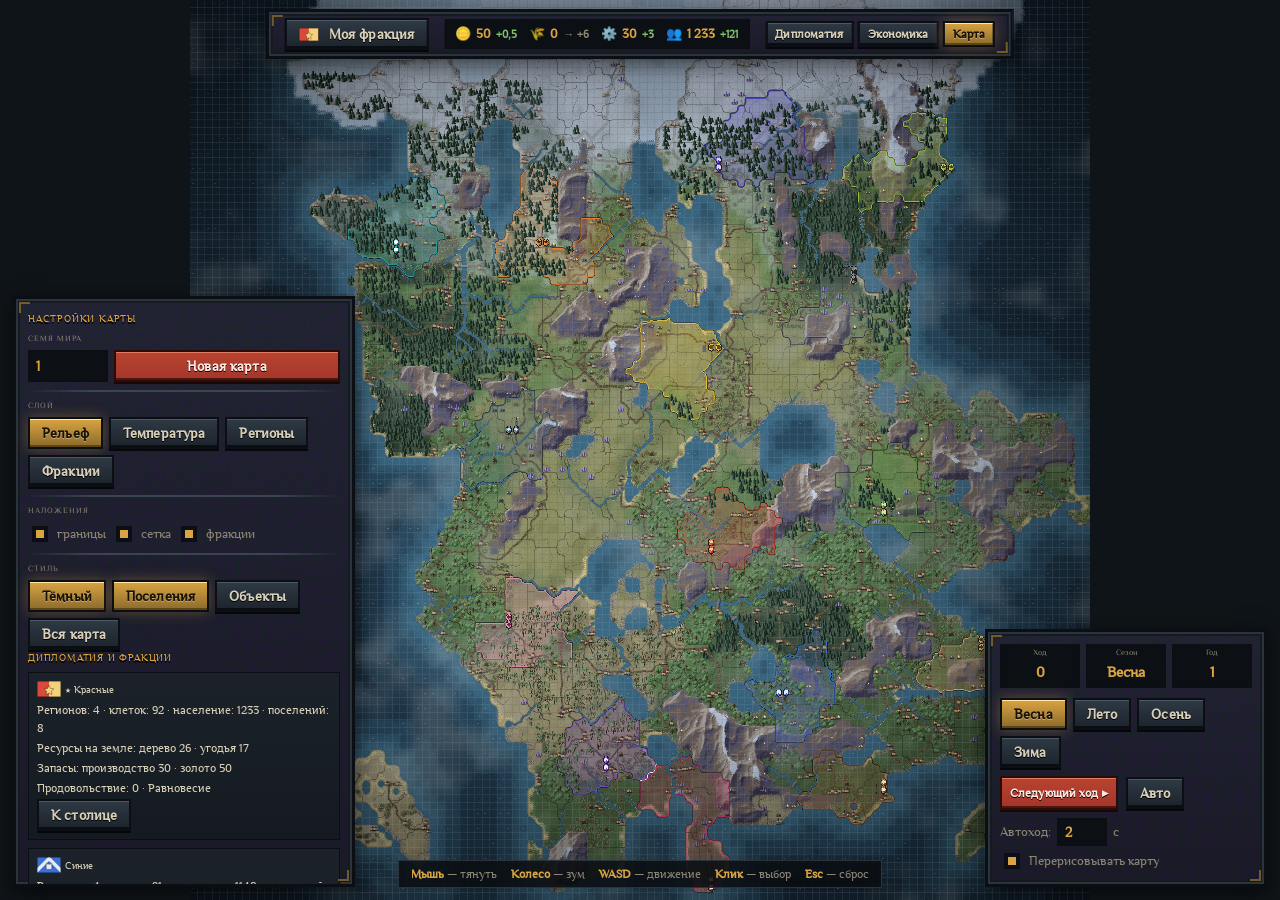
<file: index.html>
<!DOCTYPE html>
<html lang="ru">
<head>
<meta charset="utf-8">
<meta name="viewport" content="width=device-width, initial-scale=1">
<meta name="color-scheme" content="dark">
<title>Тёмные земли — генератор карты</title>

<link href="style.css" rel="stylesheet">
</head>
<body>

<!-- ===================== ЦЕНТРАЛЬНОЕ ИГРОВОЕ ПОЛЕ ===================== -->
<main class="board">
    <div class="viewport">
        <canvas id="map" tabindex="0" aria-label="Карта мира"></canvas>
        <div class="legend">
            <span><b>Мышь</b> — тянуть</span>
            <span><b>Колесо</b> — зум</span>
            <span><b>WASD</b> — движение</span>
            <span><b>Клик</b> — выбор</span>
            <span><b>Esc</b> — сброс</span>
        </div>
    </div>
</main>

<!-- ===================== ВЕРХНЯЯ ПАНЕЛЬ (ГОЛОВА) ===================== -->
<header class="topbar frame">
    <button id="btn-my-faction">Моя фракция</button>
    <!-- Ресурсы фракции игрока: золото, еда, производство, население (наполняет main.js, см. SECTION: PLAYER) -->
    <div class="resources-bar" id="resources-bar" hidden></div>

    <!-- Кнопки вызова окон -->
    <div class="nav-buttons">
        <button id="btn-diplomacy">Дипломатия</button>
        <button id="btn-economy">Экономика</button>
        <button id="btn-map-settings" aria-pressed="true">Карта</button>
        <button id="btn-region" hidden>Регион</button>
    </div>
</header>

<!-- ===================== ЛЕВАЯ НИЖНЯЯ ПАНЕЛЬ: ДИНАМИЧЕСКИЕ ОКНА ===================== -->
<aside class="bottom-left-hud frame">
    <div class="window-content scroll">
        
        <!-- 1. Настройки Карты -->
        <section id="win-map-settings">
            <h2 class="panel-title">Настройки Карты</h2>
            <div class="group">
                <span class="label">Семя мира</span>
                <input id="seed" type="number" value="1" aria-label="Семя мира">
                <button id="generate" class="primary grow">Новая карта</button>
            </div>
            <div class="hr"></div>
            <div class="group">
                <span class="label">Слой</span>
                <button data-view="terrain" aria-pressed="true">Рельеф</button>
                <button data-view="temperature" aria-pressed="false">Температура</button>
                <button data-view="regions" aria-pressed="false">Регионы</button>
                <button data-view="factions" aria-pressed="false" title="Политическая карта: серая местность, заливка цветом фракций, границы со статусом отношений">Фракции</button>
            </div>
            <div class="hr"></div>
            <div class="group">
                <span class="label">Наложения</span>
                <label><input type="checkbox" id="borders" checked>границы</label>
                <label><input type="checkbox" id="grid" checked>сетка</label>
                <label><input type="checkbox" id="factions-toggle" checked>фракции</label>
            </div>
            <div class="hr"></div>
            <div class="group">
                <span class="label">Стиль</span>
                <button id="mood" aria-pressed="true">Тёмный</button>
                <button id="settlements" aria-pressed="true">Поселения</button>
                <button id="demo-objects" aria-pressed="false">Объекты</button>
            </div>
            <div class="row" style="margin-top: 6px;">
                <button id="fit" class="grow">Вся карта</button>
            </div>
        </section>

        <!-- 2. Дипломатия и Фракции -->
        <section id="factions-panel" hidden>
            <h2 class="panel-title">Дипломатия и Фракции</h2>
            <div id="factions" aria-label="Фракции"></div>
            <div id="diplomacy-log" class="diplomacy-log" hidden></div>
        </section>

        <!-- 3. Моя Фракция (Заглушка) -->
        <section id="win-my-faction" hidden>
            <h2 class="panel-title">Моя Фракция</h2>
            <div id="my-faction" class="my-faction"></div>
        </section>

        <!-- 4. Экономика (Заглушка) -->
        <section id="win-economy" hidden>
            <h2 class="panel-title">Экономика</h2>
            <div id="economy" class="economy"></div>
        </section>

        <!-- 5. Детали Выбранного Региона -->
        <section id="win-region" hidden>
            <div id="army-controls" class="group army-controls" hidden></div>
            <div id="build-controls" class="group build-controls" hidden></div>
            <div id="selection" class="selection" hidden></div>
            <div id="edict-controls" class="edict-controls" hidden></div>
            <div id="owner-controls" class="group" hidden style="margin-top: 6px;"></div>
        </section>

    </div>
</aside>

<!-- ===================== ПРАВАЯ НИЖНЯЯ ПАНЕЛЬ: УПРАВЛЕНИЕ ХОДОМ ===================== -->
<aside class="bottom-right-hud frame">
    <span id="turn-status" hidden aria-live="polite">Ход 0</span>
    
    <div class="clock-display" role="group" aria-label="Время игры">
        <div class="chip"><span class="k">Ход</span><span class="v" id="chip-turn">0</span></div>
        <div class="chip"><span class="k">Сезон</span><span class="v" id="chip-season">Лето</span></div>
        <div class="chip"><span class="k">Год</span><span class="v" id="chip-year">1</span></div>
    </div>

    <div class="group" role="group" aria-label="Перейти к сезону" style="margin-bottom: 8px;">
        <button data-season="spring" aria-pressed="false">Весна</button>
        <button data-season="summer" aria-pressed="true">Лето</button>
        <button data-season="autumn" aria-pressed="false">Осень</button>
        <button data-season="winter" aria-pressed="false">Зима</button>
    </div>

    <div class="row" style="margin-bottom: 8px;">
        <button id="next-turn" class="primary grow" style="font-size: 12px; padding: 8px;">Следующий ход ▸</button>
        <button id="auto-turns" aria-pressed="false">Авто</button>
    </div>

    <div class="row" style="font-size: 12px;">
        <label>Автоход: <input id="auto-interval" type="number" value="2" min="0.2" step="0.2"> с</label>
    </div>
    <div class="row" style="font-size: 12px; margin-top: 4px;">
        <label><input type="checkbox" id="repaint-each-turn" checked>Перерисовывать карту</label>
    </div>
</aside>

<!-- ===================== СКРИПТЫ ИГРЫ ===================== -->
<script src="map-generator.js"></script>
<script src="seasons.js"></script>
<script src="map-painter.js"></script>
<script src="sprite-renderer.js"></script>
<script src="sprite-examples.js"></script>
<script src="sprite-bitmaps.js"></script>
<script src="map-renderer.js"></script>
<script src="core-module.js"></script>
<script src="faction-manager.js"></script>
<script src="turn-manager.js"></script>
<script src="economy-manager.js"></script>
<script src="faction-economy.js"></script>
<script src="construction-manager.js"></script>
<script src="army-manager.js"></script>
<script src="diplomacy-manager.js"></script>
<script src="army-view.js"></script>
<script src="game.js"></script>
<script src="ui-renderer.js"></script>
<script src="faction-view.js"></script>
<script src="player-view.js"></script>
<script src="turn-view.js"></script>
<script src="selection-view.js"></script>
<script src="main.js"></script>

<!-- ===================== МЕНЕДЖЕР ДИНАМИЧЕСКИХ ОКОН ===================== -->
<script>
document.addEventListener('DOMContentLoaded', () => {
    const windows = {
        'btn-map-settings': document.getElementById('win-map-settings'),
        'btn-diplomacy': document.getElementById('factions-panel'),
        'btn-my-faction': document.getElementById('win-my-faction'),
        'btn-economy': document.getElementById('win-economy'),
        'btn-region': document.getElementById('win-region')
    };

    const buttons = document.querySelectorAll('.nav-buttons button, #btn-my-faction');   // «Моя фракция» стоит вне .nav-buttons

    function openWindow(activeBtnId) {
        Object.keys(windows).forEach(btnId => {
            const win = windows[btnId];
            const btn = document.getElementById(btnId);
            if (win) {
                if (btnId === activeBtnId) {
                    win.removeAttribute('hidden');
                    if (btn) btn.setAttribute('aria-pressed', 'true');
                } else {
                    win.setAttribute('hidden', '');
                    if (btn) btn.setAttribute('aria-pressed', 'false');
                }
            }
        });
    }

    buttons.forEach(btn => {
        btn.addEventListener('click', () => {
            openWindow(btn.id);
        });
    });

    // Автоматическое переключение на окно региона при выборе клетки на карте
    const selectionDiv = document.getElementById('selection');
    if (selectionDiv) {
        const observer = new MutationObserver(() => {
            if (!selectionDiv.hasAttribute('hidden') && selectionDiv.innerText.trim() !== '') {
                const btnRegion = document.getElementById('btn-region');
                btnRegion.removeAttribute('hidden');
                openWindow('btn-region');
            }
        });
        observer.observe(selectionDiv, { attributes: true, childList: true, subtree: true });
    }
});
</script>
</body>
</html>
</file>
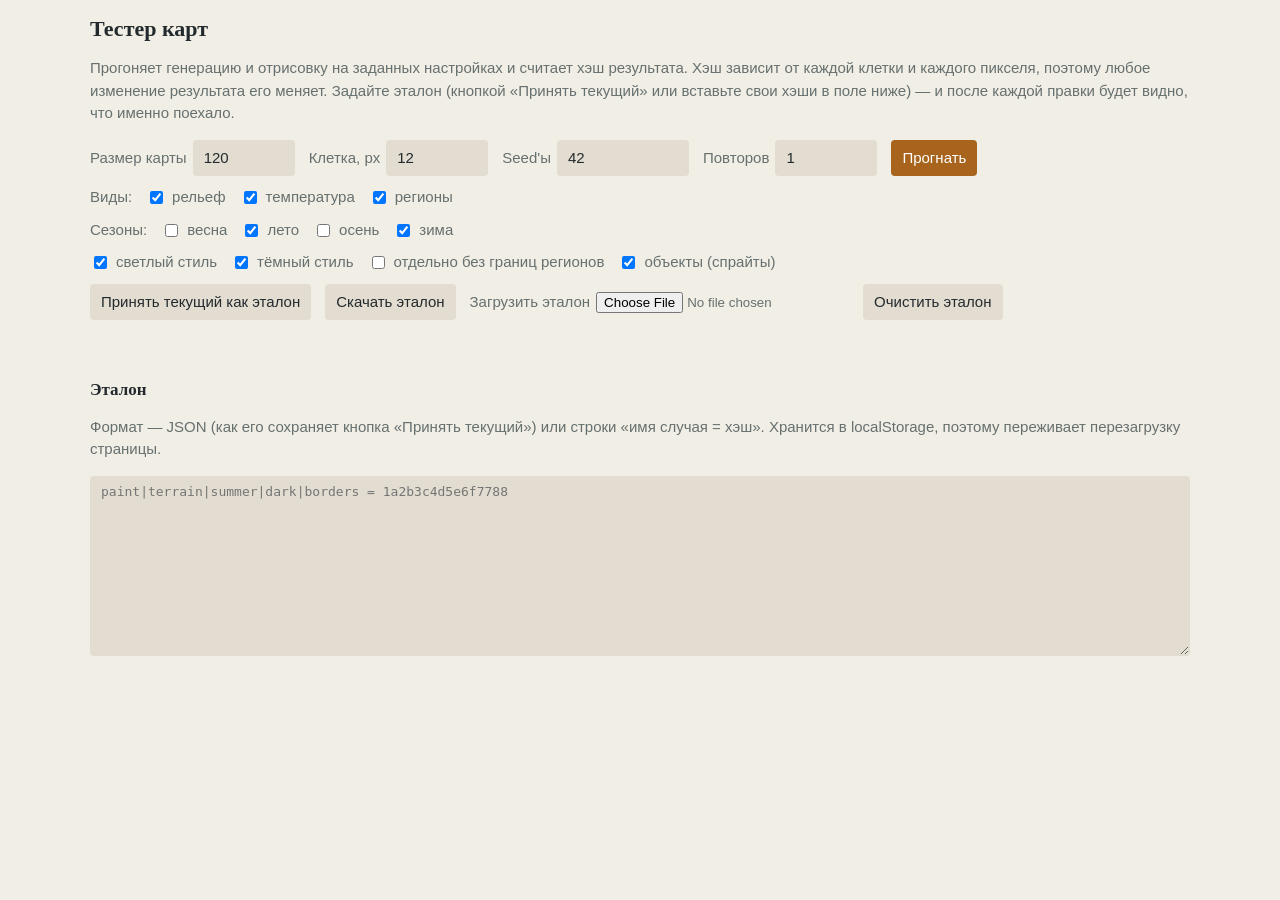
<file: map-test.html>
<!DOCTYPE html>
<html lang="ru">
<head>
<meta charset="utf-8">
<meta name="viewport" content="width=device-width, initial-scale=1">
<title>Тестер карт</title>
<style>
    :root { --bg: #f1eee6; --fg: #232a2e; --muted: #66706f; --panel: #e2ddd0; --accent: #a8641c; --accent-fg: #fff;
            --ok: #2e7d32; --bad: #b3261e; --warn: #8a6d1c; }
    @media (prefers-color-scheme: dark) {
        :root { --bg: #141b21; --fg: #dde4dc; --muted: #8b9997; --panel: #202b33; --accent: #e0b354; --accent-fg: #1a1408;
                --ok: #8bd48f; --bad: #ff8a80; --warn: #e0c46a; }
    }
    body { margin: 0; background: var(--bg); color: var(--fg); font: 15px/1.5 "Trebuchet MS", Verdana, sans-serif; }
    main { max-width: 1100px; margin: 0 auto; padding: 16px; }
    h1 { font: 700 22px/1.2 Georgia, "Times New Roman", serif; margin: 0 0 12px; }
    h2 { font: 700 17px/1.2 Georgia, "Times New Roman", serif; margin: 24px 0 8px; }
    .controls { display: flex; flex-wrap: wrap; gap: 8px 14px; align-items: center; margin-bottom: 10px; }
    button, input[type=number], input[type=text], textarea { font: inherit; color: var(--fg); background: var(--panel);
        border: 1px solid transparent; border-radius: 4px; padding: 6px 10px; }
    button { cursor: pointer; }
    button.primary { background: var(--accent); color: var(--accent-fg); }
    button:disabled { opacity: .5; cursor: default; }
    input[type=number] { width: 80px; }
    input[type=text] { width: 110px; }
    label { color: var(--muted); display: flex; gap: 6px; align-items: center; }
    :focus-visible { outline: 2px solid var(--accent); outline-offset: 2px; }
    table { border-collapse: collapse; width: 100%; font-size: 14px; }
    th, td { text-align: left; padding: 5px 8px; border-bottom: 1px solid var(--panel); vertical-align: top; }
    th { color: var(--muted); font-weight: 400; }
    td.hash { font-family: Consolas, Menlo, monospace; font-size: 13px; }
    td.num { text-align: right; white-space: nowrap; font-variant-numeric: tabular-nums; }
    .ok { color: var(--ok); }
    .bad { color: var(--bad); }
    .warn { color: var(--warn); }
    .diff { color: var(--muted); font-size: 13px; }
    #summary { min-height: 1.6em; margin: 12px 0; }
    #baseline { width: 100%; height: 180px; box-sizing: border-box; font: 13px/1.4 Consolas, Menlo, monospace; resize: vertical; white-space: pre; }
    .hint { color: var(--muted); }
    .group-sep td { border-bottom: none; padding-top: 14px; color: var(--muted); }
</style>
</head>
<body>
<main>
    <h1>Тестер карт</h1>
    <p class="hint">
        Прогоняет генерацию и отрисовку на заданных настройках и считает хэш результата. Хэш зависит от
        каждой клетки и каждого пикселя, поэтому любое изменение результата его меняет. Задайте эталон
        (кнопкой «Принять текущий» или вставьте свои хэши в поле ниже) — и после каждой правки будет видно,
        что именно поехало.
    </p>

    <div class="controls">
        <label>Размер карты <input id="size" type="number" value="120" min="16" max="400" step="1"></label>
        <label>Клетка, px <input id="tile" type="number" value="12" min="6" max="32" step="1"></label>
        <label>Seed'ы <input id="seeds" type="text" value="42" size="14" title="Несколько seed'ов — через запятую"></label>
        <label>Повторов <input id="repeats" type="number" value="1" min="1" max="20" step="1"
            title="Прогнать каждый случай несколько раз и взять лучшее время"></label>
        <button id="run" class="primary">Прогнать</button>
        <button id="stop" hidden>Стоп</button>
    </div>

    <div class="controls" role="group" aria-label="Виды">
        <span class="hint">Виды:</span>
        <label><input type="checkbox" class="view" value="terrain" checked>рельеф</label>
        <label><input type="checkbox" class="view" value="temperature" checked>температура</label>
        <label><input type="checkbox" class="view" value="regions" checked>регионы</label>
    </div>
    <div class="controls" role="group" aria-label="Сезоны">
        <span class="hint">Сезоны:</span>
        <label><input type="checkbox" class="season" value="spring">весна</label>
        <label><input type="checkbox" class="season" value="summer" checked>лето</label>
        <label><input type="checkbox" class="season" value="autumn">осень</label>
        <label><input type="checkbox" class="season" value="winter" checked>зима</label>
    </div>
    <div class="controls" role="group" aria-label="Стили и слои">
        <label><input type="checkbox" class="mood" value="light" checked>светлый стиль</label>
        <label><input type="checkbox" class="mood" value="dark" checked>тёмный стиль</label>
        <label><input type="checkbox" id="noBorders">отдельно без границ регионов</label>
        <label><input type="checkbox" id="sprites" checked>объекты (спрайты)</label>
    </div>

    <div class="controls">
        <button id="adopt">Принять текущий как эталон</button>
        <button id="download">Скачать эталон</button>
        <label>Загрузить эталон <input id="upload" type="file" accept=".json,application/json"></label>
        <button id="clear">Очистить эталон</button>
    </div>

    <p id="summary"></p>
    <table id="results" hidden>
        <thead><tr><th>Случай</th><th>Хэш</th><th class="num">Время, мс</th><th class="num">Δ времени</th><th>Эталон</th></tr></thead>
        <tbody></tbody>
    </table>

    <h2>Эталон</h2>
    <p class="hint">
        Формат — JSON (как его сохраняет кнопка «Принять текущий») или строки «имя случая = хэш».
        Хранится в localStorage, поэтому переживает перезагрузку страницы.
    </p>
    <textarea id="baseline" spellcheck="false" aria-label="Эталонные хэши" placeholder="paint|terrain|summer|dark|borders = 1a2b3c4d5e6f7788"></textarea>
</main>

<script src="map-generator.js"></script>
<script src="seasons.js"></script>
<script src="map-painter.js"></script>
<script src="sprite-renderer.js"></script>
<script src="sprite-examples.js"></script>
<script>
/* ============================================================
   Тестер: ядро.
   Считает хэши генерации, отрисовки и спрайтов и сравнивает их с эталоном.
   Ничего не рисует на экран — работает только с данными (пикселями), поэтому
   результат не зависит от размера окна и от того, какой холст виден.
   ============================================================ */
const MAP_TEST = (() => {

    /* ---------- Хэш (FNV-1a, два независимых потока — 64 бита) ---------- */

    const FNV_OFFSET = 0x811c9dc5;
    const FNV_PRIME = 0x01000193;
    const SECOND_SEED = 0x9e3779b9;

    const scratch = new Float64Array(1);
    const scratchBytes = new Uint8Array(scratch.buffer);

    class Hasher {
        constructor() {
            this.h1 = FNV_OFFSET;
            this.h2 = SECOND_SEED;
        }

        byte(value) {
            this.h1 = Math.imul(this.h1 ^ (value & 255), FNV_PRIME);
            this.h2 = Math.imul(this.h2 ^ ((value + 0x5d) & 255), 0x85ebca6b);
            return this;
        }

        uint32(value) {
            this.byte(value);
            this.byte(value >>> 8);
            this.byte(value >>> 16);
            this.byte(value >>> 24);
            return this;
        }

        int(value) {
            return this.uint32(value | 0);
        }

        number(value) {
            scratch[0] = value;
            for (let i = 0; i < 8; i++) this.byte(scratchBytes[i]);
            return this;
        }

        string(text) {
            this.uint32(text.length);
            for (let i = 0; i < text.length; i++) this.uint32(text.charCodeAt(i));
            return this;
        }

        // Любой типизированный массив: хэшируем его байты как есть.
        typed(array) {
            if (!array) return this.string('null');
            const bytes = new Uint8Array(array.buffer, array.byteOffset, array.byteLength);
            this.uint32(bytes.length);
            for (let i = 0; i < bytes.length; i++) {
                this.h1 = Math.imul(this.h1 ^ bytes[i], FNV_PRIME);
                this.h2 = Math.imul(this.h2 ^ ((bytes[i] + 0x5d) & 255), 0x85ebca6b);
            }
            return this;
        }

        numbers(array) {
            this.uint32(array.length);
            for (let i = 0; i < array.length; i++) this.number(array[i]);
            return this;
        }

        hex() {
            const part = value => (value >>> 0).toString(16).padStart(8, '0');
            return part(this.h1) + part(this.h2);
        }
    }

    const hashTyped = array => new Hasher().typed(array).hex();
    const hashNumbers = array => new Hasher().numbers(array).hex();
    const hashString = text => new Hasher().string(text).hex();

    // Хэш всего случая по хэшам его частей: имя части тоже участвует, поэтому
    // «terrain совпал с biome» — это не «всё совпало».
    function combineParts(parts) {
        const hasher = new Hasher();
        for (const name of Object.keys(parts).sort()) hasher.string(name).string(parts[name]);
        return hasher.hex();
    }

    /* ---------- Части: генерация ---------- */

    // Всё, что генератор оставляет в клетках. По этим частям видно, какой шаг конвейера изменился.
    function generationParts(map) {
        const parts = {};
        for (const name of ['terrain', 'biome', 'resource', 'river', 'roadLevel', 'roadLinks', 'shore', 'crossing',
                            'waterDepth', 'regionId', 'settlementLevel', 'population', 'settlementGroup',
                            'mountainHeight', 'massif', 'elevation', 'moisture', 'ridge', 'temperature',
                            'riverTo', 'riverFlow']) {
            parts[name] = hashTyped(map[name]);
        }
        parts.landTiles = hashNumbers(map.landTiles);

        const settlements = new Hasher();
        settlements.int(map.settlements.length);
        for (const s of map.settlements) {
            settlements.int(s.id).int(s.groupId).int(s.regionId).int(s.tile)
                .int(s.population).int(s.level).byte(s.center ? 1 : 0);
        }
        settlements.int(map.settlementGroups.length);
        for (const group of map.settlementGroups) {
            settlements.int(group.id).int(group.regionId).int(group.tile).int(group.population);
            settlements.numbers(group.tiles);
        }
        parts.settlements = settlements.hex();

        parts.stats = hashNumbers([map.seaLevel, map.mountainLevel, map.landShare, map.regionCount]);
        return parts;
    }

    /* ---------- Части: отрисовка ---------- */

    // Пиксели карты после paint() — это и есть холст 1:1, только без чтения через getImageData.
    function paintParts(painter) {
        return {
            pixels: hashTyped(painter.pixels),
            waterMask: hashTyped(painter.waterMask)
        };
    }

    function spriteParts(sprite) {
        const canvas = sprite.canvas;
        const ctx = canvas.getContext('2d');
        const data = ctx.getImageData(0, 0, canvas.width, canvas.height).data;
        return {
            canvas: hashTyped(data),
            layout: hashNumbers([sprite.width, sprite.height, sprite.anchorX, sprite.anchorY, sprite.scale])
        };
    }

    /* ---------- Список случаев ---------- */

    // settings: { size, tileSize, seeds, views, seasons, moods, borders, noBorders, sprites, spriteSeasons }
    function planCases(settings) {
        const cases = [];

        for (const seed of settings.seeds) {
            cases.push({
                name: `gen|${settings.size}|${seed}`,
                group: 'Генерация',
                run: () => generationParts(new MapGenerator({ size: settings.size }).generate(seed))
            });
        }

        const seed = settings.seeds[0];
        const maps = new Map();
        const mapFor = () => {
            if (!maps.has(seed)) maps.set(seed, new MapGenerator({ size: settings.size }).generate(seed));
            return maps.get(seed);
        };

        const borderModes = [true, false].filter(mode => (mode ? settings.borders : settings.noBorders));
        for (const view of settings.views) {
            for (const seasonName of settings.seasons) {
                for (const mood of settings.moods) {
                    for (const showBorders of borderModes) {
                        cases.push({
                            name: `paint|${view}|${seasonName}|${mood}|${showBorders ? 'borders' : 'noborders'}`,
                            group: 'Отрисовка',
                            run: () => {
                                const map = mapFor();   // генерация в измеряемое время не входит
                                const painter = new MapPainter(map, { tileSize: settings.tileSize });
                                painter.paint({ view, seasonName, showBorders, mood });
                                return paintParts(painter);
                            }
                        });
                    }
                }
            }
        }

        if (settings.sprites) {
            for (const name of Object.keys(SPRITE_EXAMPLES)) {
                for (const seasonName of settings.spriteSeasons) {
                    cases.push({
                        name: `sprite|${name}|${seasonName}`,
                        group: 'Объекты',
                        run: () => spriteParts(new SpriteRenderer().render(SPRITE_EXAMPLES[name], { season: seasonName }))
                    });
                }
            }
        }

        return cases;
    }

    /* ---------- Прогон ---------- */

    const now = () => (typeof performance !== 'undefined' ? performance.now() : Date.now());
    const yieldToUI = () => new Promise(resolve => setTimeout(resolve, 0));

    async function runCases(settings, hooks = {}) {
        const cases = planCases(settings);
        const results = [];
        for (const item of cases) {
            if (hooks.shouldStop && hooks.shouldStop()) break;
            let parts = null;
            let best = Infinity;
            for (let repeat = 0; repeat < settings.repeats; repeat++) {
                const started = now();
                parts = item.run();
                best = Math.min(best, now() - started);
                if (settings.repeats > 1) await yieldToUI();
            }
            const result = {
                name: item.name,
                group: item.group,
                hash: combineParts(parts),
                parts,
                ms: Math.round(best * 10) / 10
            };
            results.push(result);
            if (hooks.onCase) hooks.onCase(result, results.length, cases.length);
            await yieldToUI();
        }
        return results;
    }

    /* ---------- Сравнение с эталоном ---------- */

    // Возвращает по каждому случаю: совпало / изменилось / нет эталона, и какие части разошлись.
    function compare(baseline, results) {
        return results.map(result => {
            const reference = baseline && baseline.cases ? baseline.cases[result.name] : null;
            if (!reference) return { result, reference: null, status: 'new', diff: [] };
            if (reference.hash === result.hash) return { result, reference, status: 'same', diff: [] };

            const diff = [];
            for (const name of Object.keys(result.parts)) {
                const was = reference.parts ? reference.parts[name] : null;
                if (was !== undefined && was !== null && was !== result.parts[name]) diff.push(name);
            }
            return { result, reference, status: 'changed', diff };
        });
    }

    /* ---------- Эталон: разбор текста и сборка ---------- */

    // Принимает JSON или строки «имя случая = хэш» — чтобы целевой хэш можно было вписать руками.
    function parseBaseline(text) {
        const trimmed = (text || '').trim();
        if (!trimmed) return { version: 1, cases: {} };

        if (trimmed[0] === '{') {
            const parsed = JSON.parse(trimmed);
            if (!parsed || typeof parsed !== 'object' || !parsed.cases) throw new Error('В JSON нет поля "cases"');
            return { version: parsed.version || 1, cases: parsed.cases };
        }

        const cases = {};
        for (const line of trimmed.split('\n')) {
            const clean = line.trim();
            if (!clean || clean.startsWith('#')) continue;
            const [name, hash] = clean.split('=').map(part => part.trim());
            if (!name || !hash) throw new Error(`Не разобрал строку: "${clean}"`);
            cases[name] = { hash };
        }
        return { version: 1, cases };
    }

    function buildBaseline(results, previous) {
        const cases = {};
        for (const result of results) cases[result.name] = { hash: result.hash, ms: result.ms, parts: result.parts };
        // Случаи, которых не было в прогоне, сохраняем: их эталон ещё пригодится.
        for (const [name, value] of Object.entries(previous && previous.cases ? previous.cases : {})) {
            if (!cases[name]) cases[name] = value;
        }
        return { version: 1, cases };
    }

    return { Hasher, hashTyped, hashNumbers, hashString, combineParts, generationParts, paintParts, spriteParts,
             planCases, runCases, compare, parseBaseline, buildBaseline };
})();

/* ============================================================
   Тестер: интерфейс.
   ============================================================ */
if (typeof document !== 'undefined' && typeof document.getElementById === 'function') (() => {
    const STORAGE_KEY = 'map-test-baseline-v1';
    const $ = id => document.getElementById(id);
    const table = $('results');
    const tbody = table.querySelector('tbody');
    const summary = $('summary');

    let running = false;
    let stopRequested = false;

    /* ---------- Настройки из формы ---------- */

    const checked = selector => Array.from(document.querySelectorAll(selector)).filter(box => box.checked).map(box => box.value);

    function readSettings() {
        const seeds = $('seeds').value.split(/[\s,;]+/).map(Number).filter(Number.isFinite);
        const seasons = checked('.season');
        return {
            size: Math.max(16, Math.min(400, Number($('size').value) || 120)),
            tileSize: Math.max(6, Math.min(32, Number($('tile').value) || 12)),
            seeds: seeds.length ? seeds : [1],
            views: checked('.view'),
            seasons,
            moods: checked('.mood'),
            borders: true,
            noBorders: $('noBorders').checked,
            sprites: $('sprites').checked,
            spriteSeasons: seasons.length ? seasons : ['summer'],
            repeats: Math.max(1, Math.min(20, Number($('repeats').value) || 1))
        };
    }

    /* ---------- Эталон ---------- */

    function readBaseline() {
        const text = $('baseline').value;
        if (!text.trim()) return { version: 1, cases: {} };
        try {
            return MAP_TEST.parseBaseline(text);
        } catch (error) {
            summary.textContent = 'Эталон не разобран: ' + error.message;
            summary.className = 'bad';
            return { version: 1, cases: {} };
        }
    }

    function writeBaseline(baseline) {
        $('baseline').value = JSON.stringify(baseline, null, 1);
        try {
            localStorage.setItem(STORAGE_KEY, $('baseline').value);
        } catch (error) {
            /* приватный режим или переполнение — эталон просто не переживёт перезагрузку */
        }
    }

    try {
        const saved = localStorage.getItem(STORAGE_KEY);
        if (saved) $('baseline').value = saved;
    } catch (error) {
        /* нет доступа к localStorage — начинаем с пустого эталона */
    }

    /* ---------- Таблица результатов ---------- */

    const formatMs = value => value >= 1000 ? (value / 1000).toFixed(2) + ' с' : Math.round(value) + ' мс';

    function timeDelta(result, reference) {
        if (!reference || !reference.ms) return '';
        const change = (result.ms - reference.ms) / reference.ms;
        if (Math.abs(change) < 0.02) return '<span class="diff">±0%</span>';
        const sign = change > 0 ? '+' : '−';
        const cls = change > 0 ? 'bad' : 'ok';
        return `<span class="${cls}">${sign}${Math.round(Math.abs(change) * 100)}%</span>`;
    }

    const STATUS = {
        same: ['совпало', 'ok'],
        changed: ['ИЗМЕНИЛОСЬ', 'bad'],
        new: ['нет эталона', 'warn']
    };

    function renderRow(comparison, isFirstOfGroup, groupName) {
        const { result, reference, status, diff } = comparison;
        const [label, cls] = STATUS[status];
        const row = document.createElement('tr');

        if (isFirstOfGroup) {
            const separator = document.createElement('tr');
            separator.className = 'group-sep';
            separator.innerHTML = `<td colspan="5">${groupName}</td>`;
            tbody.appendChild(separator);
        }

        row.innerHTML =
            `<td class="hash">${result.name}</td>` +
            `<td class="hash">${result.hash}</td>` +
            `<td class="num">${formatMs(result.ms)}</td>` +
            `<td class="num">${timeDelta(result, reference)}</td>` +
            `<td class="${cls}">${label}${diff.length ? `<div class="diff">разошлось: ${diff.join(', ')}</div>` : ''}</td>`;
        tbody.appendChild(row);
    }

    function renderComparisons(comparisons, counted) {
        tbody.replaceChildren();
        table.hidden = false;

        let previousGroup = null;
        for (const comparison of comparisons) {
            const group = comparison.result.group;
            renderRow(comparison, group !== previousGroup, group);
            previousGroup = group;
        }

        const changed = comparisons.filter(c => c.status === 'changed').length;
        const missing = comparisons.filter(c => c.status === 'new').length;
        const totalMs = comparisons.reduce((sum, c) => sum + c.result.ms, 0);

        summary.className = changed ? 'bad' : missing ? 'warn' : 'ok';
        summary.textContent = changed
            ? `Результат изменился в ${changed} из ${counted} случаев — правка повлияла на карту.`
            : missing
                ? `Все ${counted} случаев прогнаны, но ${missing} из них нет в эталоне. Нажмите «Принять текущий как эталон».`
                : `Все ${counted} случаев совпали с эталоном. Суммарное время: ${formatMs(totalMs)}.`;
    }

    /* ---------- Прогон ---------- */

    async function run() {
        if (running) return;
        running = true;
        stopRequested = false;
        $('run').disabled = true;
        $('stop').hidden = false;
        summary.className = '';
        summary.textContent = 'Прогон…';
        tbody.replaceChildren();
        table.hidden = false;

        const settings = readSettings();
        const baseline = readBaseline();
        const comparisons = [];

        try {
            const results = await MAP_TEST.runCases(settings, {
                shouldStop: () => stopRequested,
                onCase: (result, done, total) => {
                    const comparison = MAP_TEST.compare(baseline, [result])[0];
                    comparisons.push(comparison);
                    const group = result.group;
                    const isFirst = comparisons.filter(c => c.result.group === group).length === 1;
                    renderRow(comparison, isFirst, group);
                    summary.textContent = `Прогон… ${done} из ${total}`;
                }
            });
            if (!results.length) {
                summary.className = 'warn';
                summary.textContent = 'Нечего прогонять: выберите хотя бы один вид, сезон или стиль.';
                return;
            }
            renderComparisons(comparisons, results.length);
            lastResults = results;
        } catch (error) {
            summary.className = 'bad';
            summary.textContent = 'Ошибка: ' + error.message;
            console.error(error);
        } finally {
            running = false;
            $('run').disabled = false;
            $('stop').hidden = true;
        }
    }

    let lastResults = null;

    $('run').addEventListener('click', run);
    $('stop').addEventListener('click', () => { stopRequested = true; });

    $('adopt').addEventListener('click', () => {
        const results = lastResults;
        if (!results || !results.length) {
            summary.className = 'warn';
            summary.textContent = 'Сначала прогоните тесты — эталон берётся из последнего прогона.';
            return;
        }
        writeBaseline(MAP_TEST.buildBaseline(results, readBaseline()));
        renderComparisons(MAP_TEST.compare(readBaseline(), results), results.length);
        summary.className = 'ok';
        summary.textContent = `Эталон обновлён: ${results.length} случаев.`;
    });

    $('download').addEventListener('click', () => {
        const blob = new Blob([$('baseline').value || JSON.stringify({ version: 1, cases: {} })], { type: 'application/json' });
        const link = document.createElement('a');
        link.href = URL.createObjectURL(blob);
        link.download = 'map-test-baseline.json';
        link.click();
        URL.revokeObjectURL(link.href);
    });

    $('upload').addEventListener('change', event => {
        const file = event.target.files[0];
        if (!file) return;
        const reader = new FileReader();
        reader.onload = () => {
            $('baseline').value = reader.result;
            try {
                localStorage.setItem(STORAGE_KEY, $('baseline').value);
            } catch (error) { /* не критично */ }
            summary.className = '';
            summary.textContent = 'Эталон загружен: ' + file.name;
        };
        reader.readAsText(file);
        event.target.value = '';
    });

    $('clear').addEventListener('click', () => {
        $('baseline').value = '';
        try {
            localStorage.removeItem(STORAGE_KEY);
        } catch (error) { /* не критично */ }
        tbody.replaceChildren();
        table.hidden = true;
        summary.className = '';
        summary.textContent = 'Эталон очищен.';
    });

    $('baseline').addEventListener('input', () => {
        try {
            localStorage.setItem(STORAGE_KEY, $('baseline').value);
        } catch (error) { /* не критично */ }
    });

    if ($('baseline').value) summary.textContent = 'Эталон загружен из localStorage. Нажмите «Прогнать».';
})();
</script>
</body>
</html>
</file>
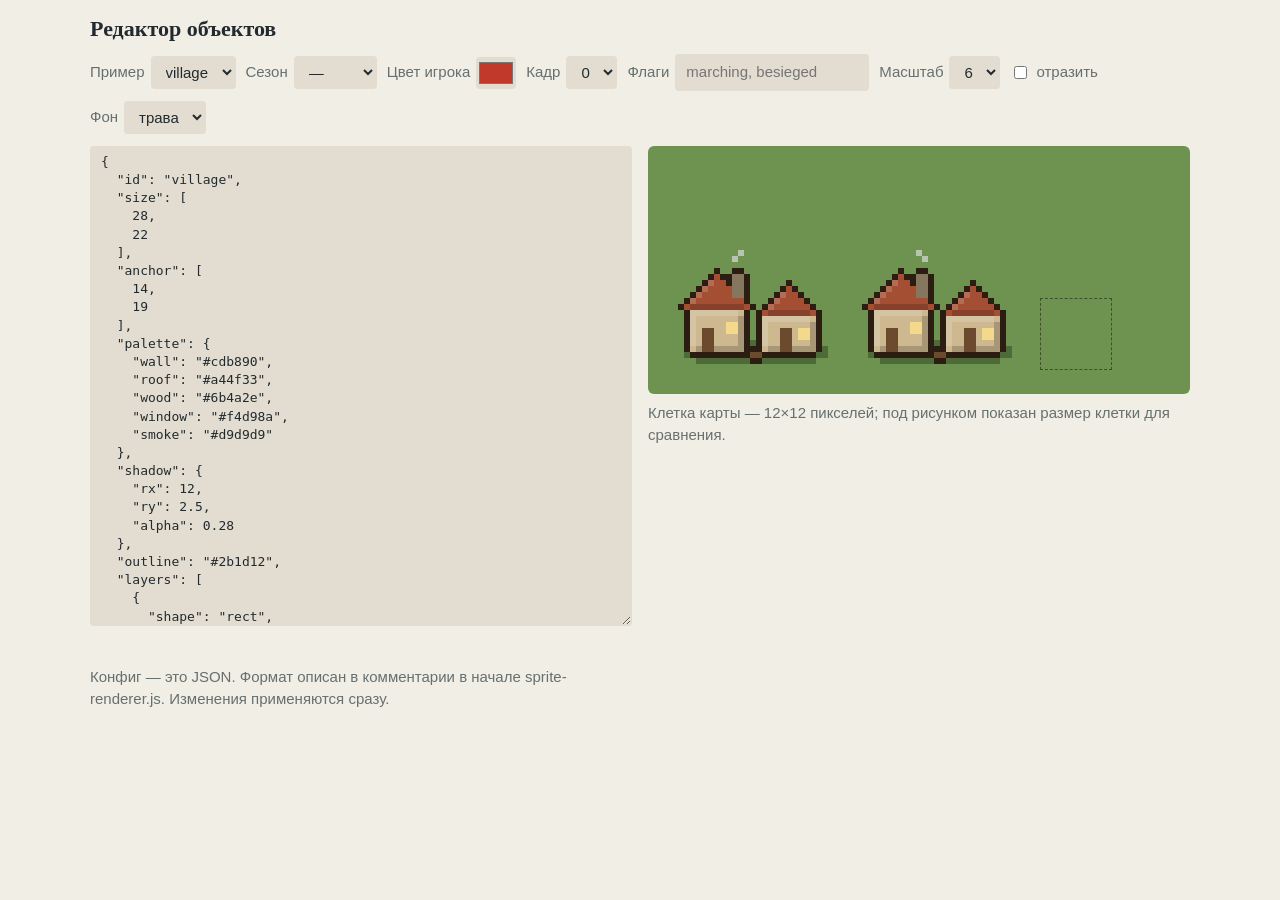
<file: sprite-demo.html>
<!DOCTYPE html>
<html lang="ru">
<head>
<meta charset="utf-8">
<meta name="viewport" content="width=device-width, initial-scale=1">
<title>Редактор объектов</title>
<style>
    :root { --bg: #f1eee6; --fg: #232a2e; --muted: #66706f; --panel: #e2ddd0; --accent: #a8641c; --accent-fg: #fff; --err: #b3261e; }
    @media (prefers-color-scheme: dark) {
        :root { --bg: #141b21; --fg: #dde4dc; --muted: #8b9997; --panel: #202b33; --accent: #e0b354; --accent-fg: #1a1408; --err: #ff8a80; }
    }
    body { margin: 0; background: var(--bg); color: var(--fg); font: 15px/1.5 "Trebuchet MS", Verdana, sans-serif; }
    main { max-width: 1100px; margin: 0 auto; padding: 16px; }
    h1 { font: 700 22px/1.2 Georgia, "Times New Roman", serif; margin: 0 0 12px; }
    .controls { display: flex; flex-wrap: wrap; gap: 10px; align-items: center; margin-bottom: 12px; }
    select, input, textarea, button { font: inherit; color: var(--fg); background: var(--panel); border: 1px solid transparent; border-radius: 4px; padding: 6px 10px; }
    input[type=color] { padding: 0; width: 40px; height: 32px; }
    label { color: var(--muted); display: flex; gap: 6px; align-items: center; }
    :focus-visible { outline: 2px solid var(--accent); outline-offset: 2px; }
    .layout { display: grid; grid-template-columns: minmax(0, 1fr) minmax(0, 1fr); gap: 16px; }
    @media (max-width: 800px) { .layout { grid-template-columns: 1fr; } }
    textarea { width: 100%; height: 480px; box-sizing: border-box; font: 13px/1.4 Consolas, Menlo, monospace; resize: vertical; white-space: pre; }
    #stage { display: flex; flex-wrap: wrap; gap: 16px; align-items: flex-end; padding: 24px; border-radius: 6px; min-height: 200px; }
    #stage canvas { image-rendering: pixelated; }
    .ground-grass { background: #6e9350; }
    .ground-snow { background: #dfe8ec; }
    .ground-sand { background: #d0bb82; }
    .ground-water { background: #3f7896; }
    #error { color: var(--err); min-height: 1.5em; margin: 6px 0 0; font-family: Consolas, Menlo, monospace; font-size: 13px; white-space: pre-wrap; }
    .hint { color: var(--muted); margin: 8px 0 0; }
</style>
</head>
<body>
<main>
    <h1>Редактор объектов</h1>
    <div class="controls">
        <label>Пример <select id="example"></select></label>
        <label>Сезон
            <select id="season">
                <option value="">—</option>
                <option value="spring">весна</option>
                <option value="summer">лето</option>
                <option value="autumn">осень</option>
                <option value="winter">зима</option>
            </select>
        </label>
        <label>Цвет игрока <input type="color" id="team" value="#c0392b"></label>
        <label>Кадр <select id="frame"><option>0</option><option>1</option><option>2</option><option>3</option></select></label>
        <label>Флаги <input id="flags" placeholder="marching, besieged" size="18"></label>
        <label>Масштаб <select id="scale"><option>4</option><option selected>6</option><option>8</option></select></label>
        <label><input type="checkbox" id="flip">отразить</label>
        <label>Фон
            <select id="ground">
                <option value="grass">трава</option>
                <option value="snow">снег</option>
                <option value="sand">песок</option>
                <option value="water">вода</option>
            </select>
        </label>
    </div>
    <div class="layout">
        <div>
            <textarea id="json" spellcheck="false" aria-label="Конфиг объекта в формате JSON"></textarea>
            <div id="error" role="status"></div>
            <p class="hint">Конфиг — это JSON. Формат описан в комментарии в начале sprite-renderer.js. Изменения применяются сразу.</p>
        </div>
        <div>
            <div id="stage" class="ground-grass"></div>
            <p class="hint">Клетка карты — 12×12 пикселей; под рисунком показан размер клетки для сравнения.</p>
        </div>
    </div>
</main>

<script src="map-painter.js"></script>
<script src="sprite-renderer.js"></script>
<script src="sprite-examples.js"></script>
<script>
    const sprites = new SpriteRenderer();
    const $ = id => document.getElementById(id);
    const exampleSelect = $('example');

    for (const name of Object.keys(SPRITE_EXAMPLES)) exampleSelect.add(new Option(name, name));

    function loadExample() {
        $('json').value = JSON.stringify(SPRITE_EXAMPLES[exampleSelect.value], null, 2);
        render();
    }

    function render() {
        const stage = $('stage');
        const error = $('error');
        stage.className = 'ground-' + $('ground').value;
        stage.replaceChildren();
        error.textContent = '';

        let config;
        try {
            config = JSON.parse($('json').value);
        } catch (e) {
            error.textContent = 'Ошибка JSON: ' + e.message;
            return;
        }

        const options = {
            season: $('season').value || undefined,
            colors: { team: $('team').value },
            frame: Number($('frame').value),
            flags: $('flags').value.split(',').map(f => f.trim()).filter(Boolean),
            scale: Number($('scale').value),
            flipX: $('flip').checked
        };

        try {
            const sprite = sprites.render(config, options);
            // Вся «сцена» — спрайт в разных кадрах, чтобы сразу видеть анимацию.
            const frames = [0, 1].map(frame => sprites.render(config, { ...options, frame }));
            for (const item of options.frame === 0 || options.frame === 1 ? frames : [sprite]) {
                stage.appendChild(item.canvas);
            }

            // Клетка 12×12 для сравнения масштаба.
            const tile = document.createElement('div');
            tile.style.cssText = `width:${12 * options.scale}px;height:${12 * options.scale}px;border:1px dashed rgba(0,0,0,.45);box-sizing:border-box`;
            stage.appendChild(tile);
        } catch (e) {
            error.textContent = e.message;
        }
    }

    exampleSelect.addEventListener('change', loadExample);
    for (const id of ['season', 'team', 'frame', 'flags', 'scale', 'flip', 'ground']) $(id).addEventListener('input', render);
    $('json').addEventListener('input', render);
    loadExample();
</script>
</body>
</html>
</file>
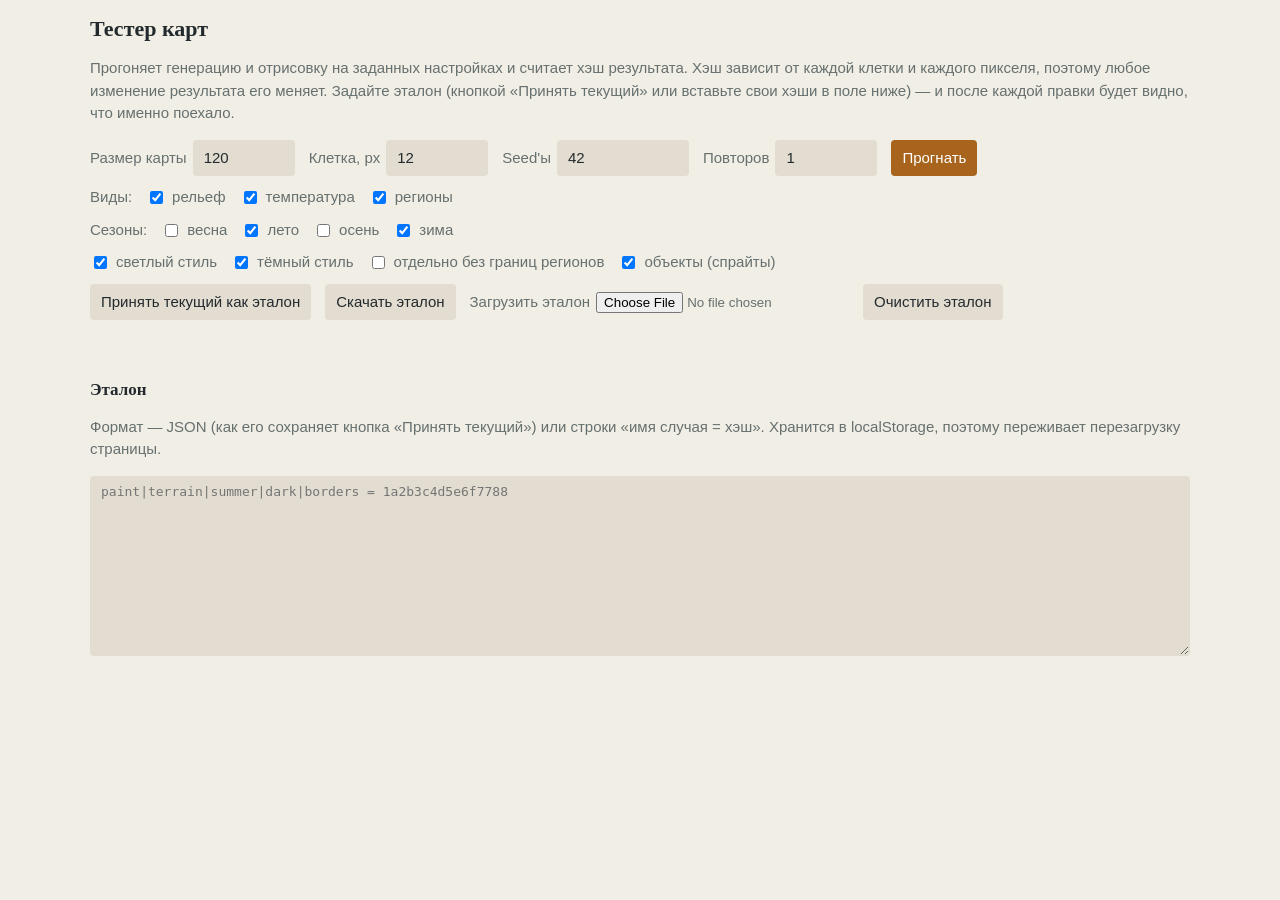
<file: tools/map-test.html>
<!DOCTYPE html>
<html lang="ru">
<head>
<meta charset="utf-8">
<meta name="viewport" content="width=device-width, initial-scale=1">
<title>Тестер карт</title>
<style>
    :root { --bg: #f1eee6; --fg: #232a2e; --muted: #66706f; --panel: #e2ddd0; --accent: #a8641c; --accent-fg: #fff;
            --ok: #2e7d32; --bad: #b3261e; --warn: #8a6d1c; }
    @media (prefers-color-scheme: dark) {
        :root { --bg: #141b21; --fg: #dde4dc; --muted: #8b9997; --panel: #202b33; --accent: #e0b354; --accent-fg: #1a1408;
                --ok: #8bd48f; --bad: #ff8a80; --warn: #e0c46a; }
    }
    body { margin: 0; background: var(--bg); color: var(--fg); font: 15px/1.5 "Trebuchet MS", Verdana, sans-serif; }
    main { max-width: 1100px; margin: 0 auto; padding: 16px; }
    h1 { font: 700 22px/1.2 Georgia, "Times New Roman", serif; margin: 0 0 12px; }
    h2 { font: 700 17px/1.2 Georgia, "Times New Roman", serif; margin: 24px 0 8px; }
    .controls { display: flex; flex-wrap: wrap; gap: 8px 14px; align-items: center; margin-bottom: 10px; }
    button, input[type=number], input[type=text], textarea { font: inherit; color: var(--fg); background: var(--panel);
        border: 1px solid transparent; border-radius: 4px; padding: 6px 10px; }
    button { cursor: pointer; }
    button.primary { background: var(--accent); color: var(--accent-fg); }
    button:disabled { opacity: .5; cursor: default; }
    input[type=number] { width: 80px; }
    input[type=text] { width: 110px; }
    label { color: var(--muted); display: flex; gap: 6px; align-items: center; }
    :focus-visible { outline: 2px solid var(--accent); outline-offset: 2px; }
    table { border-collapse: collapse; width: 100%; font-size: 14px; }
    th, td { text-align: left; padding: 5px 8px; border-bottom: 1px solid var(--panel); vertical-align: top; }
    th { color: var(--muted); font-weight: 400; }
    td.hash { font-family: Consolas, Menlo, monospace; font-size: 13px; }
    td.num { text-align: right; white-space: nowrap; font-variant-numeric: tabular-nums; }
    .ok { color: var(--ok); }
    .bad { color: var(--bad); }
    .warn { color: var(--warn); }
    .diff { color: var(--muted); font-size: 13px; }
    #summary { min-height: 1.6em; margin: 12px 0; }
    #baseline { width: 100%; height: 180px; box-sizing: border-box; font: 13px/1.4 Consolas, Menlo, monospace; resize: vertical; white-space: pre; }
    .hint { color: var(--muted); }
    .group-sep td { border-bottom: none; padding-top: 14px; color: var(--muted); }
</style>
</head>
<body>
<main>
    <h1>Тестер карт</h1>
    <p class="hint">
        Прогоняет генерацию и отрисовку на заданных настройках и считает хэш результата. Хэш зависит от
        каждой клетки и каждого пикселя, поэтому любое изменение результата его меняет. Задайте эталон
        (кнопкой «Принять текущий» или вставьте свои хэши в поле ниже) — и после каждой правки будет видно,
        что именно поехало.
    </p>

    <div class="controls">
        <label>Размер карты <input id="size" type="number" value="120" min="16" max="400" step="1"></label>
        <label>Клетка, px <input id="tile" type="number" value="12" min="6" max="32" step="1"></label>
        <label>Seed'ы <input id="seeds" type="text" value="42" size="14" title="Несколько seed'ов — через запятую"></label>
        <label>Повторов <input id="repeats" type="number" value="1" min="1" max="20" step="1"
            title="Прогнать каждый случай несколько раз и взять лучшее время"></label>
        <button id="run" class="primary">Прогнать</button>
        <button id="stop" hidden>Стоп</button>
    </div>

    <div class="controls" role="group" aria-label="Виды">
        <span class="hint">Виды:</span>
        <label><input type="checkbox" class="view" value="terrain" checked>рельеф</label>
        <label><input type="checkbox" class="view" value="temperature" checked>температура</label>
        <label><input type="checkbox" class="view" value="regions" checked>регионы</label>
    </div>
    <div class="controls" role="group" aria-label="Сезоны">
        <span class="hint">Сезоны:</span>
        <label><input type="checkbox" class="season" value="spring">весна</label>
        <label><input type="checkbox" class="season" value="summer" checked>лето</label>
        <label><input type="checkbox" class="season" value="autumn">осень</label>
        <label><input type="checkbox" class="season" value="winter" checked>зима</label>
    </div>
    <div class="controls" role="group" aria-label="Стили и слои">
        <label><input type="checkbox" class="mood" value="light" checked>светлый стиль</label>
        <label><input type="checkbox" class="mood" value="dark" checked>тёмный стиль</label>
        <label><input type="checkbox" id="noBorders">отдельно без границ регионов</label>
        <label><input type="checkbox" id="sprites" checked>объекты (спрайты)</label>
    </div>

    <div class="controls">
        <button id="adopt">Принять текущий как эталон</button>
        <button id="download">Скачать эталон</button>
        <label>Загрузить эталон <input id="upload" type="file" accept=".json,application/json"></label>
        <button id="clear">Очистить эталон</button>
    </div>

    <p id="summary"></p>
    <table id="results" hidden>
        <thead><tr><th>Случай</th><th>Хэш</th><th class="num">Время, мс</th><th class="num">Δ времени</th><th>Эталон</th></tr></thead>
        <tbody></tbody>
    </table>

    <h2>Эталон</h2>
    <p class="hint">
        Формат — JSON (как его сохраняет кнопка «Принять текущий») или строки «имя случая = хэш».
        Хранится в localStorage, поэтому переживает перезагрузку страницы.
    </p>
    <textarea id="baseline" spellcheck="false" aria-label="Эталонные хэши" placeholder="paint|terrain|summer|dark|borders = 1a2b3c4d5e6f7788"></textarea>
</main>

<script src="../map-generator.js"></script>
<script src="../seasons.js"></script>
<script src="../map-painter.js"></script>
<script src="../sprite-renderer.js"></script>
<script src="../sprite-examples.js"></script>
<script>
/* ============================================================
   Тестер: ядро.
   Считает хэши генерации, отрисовки и спрайтов и сравнивает их с эталоном.
   Ничего не рисует на экран — работает только с данными (пикселями), поэтому
   результат не зависит от размера окна и от того, какой холст виден.
   ============================================================ */
const MAP_TEST = (() => {

    /* ---------- Хэш (FNV-1a, два независимых потока — 64 бита) ---------- */

    const FNV_OFFSET = 0x811c9dc5;
    const FNV_PRIME = 0x01000193;
    const SECOND_SEED = 0x9e3779b9;

    const scratch = new Float64Array(1);
    const scratchBytes = new Uint8Array(scratch.buffer);

    class Hasher {
        constructor() {
            this.h1 = FNV_OFFSET;
            this.h2 = SECOND_SEED;
        }

        byte(value) {
            this.h1 = Math.imul(this.h1 ^ (value & 255), FNV_PRIME);
            this.h2 = Math.imul(this.h2 ^ ((value + 0x5d) & 255), 0x85ebca6b);
            return this;
        }

        uint32(value) {
            this.byte(value);
            this.byte(value >>> 8);
            this.byte(value >>> 16);
            this.byte(value >>> 24);
            return this;
        }

        int(value) {
            return this.uint32(value | 0);
        }

        number(value) {
            scratch[0] = value;
            for (let i = 0; i < 8; i++) this.byte(scratchBytes[i]);
            return this;
        }

        string(text) {
            this.uint32(text.length);
            for (let i = 0; i < text.length; i++) this.uint32(text.charCodeAt(i));
            return this;
        }

        // Любой типизированный массив: хэшируем его байты как есть.
        typed(array) {
            if (!array) return this.string('null');
            const bytes = new Uint8Array(array.buffer, array.byteOffset, array.byteLength);
            this.uint32(bytes.length);
            for (let i = 0; i < bytes.length; i++) {
                this.h1 = Math.imul(this.h1 ^ bytes[i], FNV_PRIME);
                this.h2 = Math.imul(this.h2 ^ ((bytes[i] + 0x5d) & 255), 0x85ebca6b);
            }
            return this;
        }

        numbers(array) {
            this.uint32(array.length);
            for (let i = 0; i < array.length; i++) this.number(array[i]);
            return this;
        }

        hex() {
            const part = value => (value >>> 0).toString(16).padStart(8, '0');
            return part(this.h1) + part(this.h2);
        }
    }

    const hashTyped = array => new Hasher().typed(array).hex();
    const hashNumbers = array => new Hasher().numbers(array).hex();
    const hashString = text => new Hasher().string(text).hex();

    // Хэш всего случая по хэшам его частей: имя части тоже участвует, поэтому
    // «terrain совпал с biome» — это не «всё совпало».
    function combineParts(parts) {
        const hasher = new Hasher();
        for (const name of Object.keys(parts).sort()) hasher.string(name).string(parts[name]);
        return hasher.hex();
    }

    /* ---------- Части: генерация ---------- */

    // Всё, что генератор оставляет в клетках. По этим частям видно, какой шаг конвейера изменился.
    function generationParts(map) {
        const parts = {};
        for (const name of ['terrain', 'biome', 'resource', 'river', 'roadLevel', 'roadLinks', 'shore', 'crossing',
                            'waterDepth', 'regionId', 'settlementLevel', 'population', 'settlementGroup',
                            'mountainHeight', 'massif', 'elevation', 'moisture', 'ridge', 'temperature',
                            'riverTo', 'riverFlow']) {
            parts[name] = hashTyped(map[name]);
        }
        parts.landTiles = hashNumbers(map.landTiles);

        const settlements = new Hasher();
        settlements.int(map.settlements.length);
        for (const s of map.settlements) {
            settlements.int(s.id).int(s.groupId).int(s.regionId).int(s.tile)
                .int(s.population).int(s.level).byte(s.center ? 1 : 0);
        }
        settlements.int(map.settlementGroups.length);
        for (const group of map.settlementGroups) {
            settlements.int(group.id).int(group.regionId).int(group.tile).int(group.population);
            settlements.numbers(group.tiles);
        }
        parts.settlements = settlements.hex();

        parts.stats = hashNumbers([map.seaLevel, map.mountainLevel, map.landShare, map.regionCount]);
        return parts;
    }

    /* ---------- Части: отрисовка ---------- */

    // Пиксели карты после paint() — это и есть холст 1:1, только без чтения через getImageData.
    function paintParts(painter) {
        return {
            pixels: hashTyped(painter.pixels),
            waterMask: hashTyped(painter.waterMask)
        };
    }

    function spriteParts(sprite) {
        const canvas = sprite.canvas;
        const ctx = canvas.getContext('2d');
        const data = ctx.getImageData(0, 0, canvas.width, canvas.height).data;
        return {
            canvas: hashTyped(data),
            layout: hashNumbers([sprite.width, sprite.height, sprite.anchorX, sprite.anchorY, sprite.scale])
        };
    }

    /* ---------- Список случаев ---------- */

    // settings: { size, tileSize, seeds, views, seasons, moods, borders, noBorders, sprites, spriteSeasons }
    function planCases(settings) {
        const cases = [];

        for (const seed of settings.seeds) {
            cases.push({
                name: `gen|${settings.size}|${seed}`,
                group: 'Генерация',
                run: () => generationParts(new MapGenerator({ size: settings.size }).generate(seed))
            });
        }

        const seed = settings.seeds[0];
        const maps = new Map();
        const mapFor = () => {
            if (!maps.has(seed)) maps.set(seed, new MapGenerator({ size: settings.size }).generate(seed));
            return maps.get(seed);
        };

        const borderModes = [true, false].filter(mode => (mode ? settings.borders : settings.noBorders));
        for (const view of settings.views) {
            for (const seasonName of settings.seasons) {
                for (const mood of settings.moods) {
                    for (const showBorders of borderModes) {
                        cases.push({
                            name: `paint|${view}|${seasonName}|${mood}|${showBorders ? 'borders' : 'noborders'}`,
                            group: 'Отрисовка',
                            run: () => {
                                const map = mapFor();   // генерация в измеряемое время не входит
                                const painter = new MapPainter(map, { tileSize: settings.tileSize });
                                painter.paint({ view, seasonName, showBorders, mood });
                                return paintParts(painter);
                            }
                        });
                    }
                }
            }
        }

        if (settings.sprites) {
            for (const name of Object.keys(SPRITE_EXAMPLES)) {
                for (const seasonName of settings.spriteSeasons) {
                    cases.push({
                        name: `sprite|${name}|${seasonName}`,
                        group: 'Объекты',
                        run: () => spriteParts(new SpriteRenderer().render(SPRITE_EXAMPLES[name], { season: seasonName }))
                    });
                }
            }
        }

        return cases;
    }

    /* ---------- Прогон ---------- */

    const now = () => (typeof performance !== 'undefined' ? performance.now() : Date.now());
    const yieldToUI = () => new Promise(resolve => setTimeout(resolve, 0));

    async function runCases(settings, hooks = {}) {
        const cases = planCases(settings);
        const results = [];
        for (const item of cases) {
            if (hooks.shouldStop && hooks.shouldStop()) break;
            let parts = null;
            let best = Infinity;
            for (let repeat = 0; repeat < settings.repeats; repeat++) {
                const started = now();
                parts = item.run();
                best = Math.min(best, now() - started);
                if (settings.repeats > 1) await yieldToUI();
            }
            const result = {
                name: item.name,
                group: item.group,
                hash: combineParts(parts),
                parts,
                ms: Math.round(best * 10) / 10
            };
            results.push(result);
            if (hooks.onCase) hooks.onCase(result, results.length, cases.length);
            await yieldToUI();
        }
        return results;
    }

    /* ---------- Сравнение с эталоном ---------- */

    // Возвращает по каждому случаю: совпало / изменилось / нет эталона, и какие части разошлись.
    function compare(baseline, results) {
        return results.map(result => {
            const reference = baseline && baseline.cases ? baseline.cases[result.name] : null;
            if (!reference) return { result, reference: null, status: 'new', diff: [] };
            if (reference.hash === result.hash) return { result, reference, status: 'same', diff: [] };

            const diff = [];
            for (const name of Object.keys(result.parts)) {
                const was = reference.parts ? reference.parts[name] : null;
                if (was !== undefined && was !== null && was !== result.parts[name]) diff.push(name);
            }
            return { result, reference, status: 'changed', diff };
        });
    }

    /* ---------- Эталон: разбор текста и сборка ---------- */

    // Принимает JSON или строки «имя случая = хэш» — чтобы целевой хэш можно было вписать руками.
    function parseBaseline(text) {
        const trimmed = (text || '').trim();
        if (!trimmed) return { version: 1, cases: {} };

        if (trimmed[0] === '{') {
            const parsed = JSON.parse(trimmed);
            if (!parsed || typeof parsed !== 'object' || !parsed.cases) throw new Error('В JSON нет поля "cases"');
            return { version: parsed.version || 1, cases: parsed.cases };
        }

        const cases = {};
        for (const line of trimmed.split('\n')) {
            const clean = line.trim();
            if (!clean || clean.startsWith('#')) continue;
            const [name, hash] = clean.split('=').map(part => part.trim());
            if (!name || !hash) throw new Error(`Не разобрал строку: "${clean}"`);
            cases[name] = { hash };
        }
        return { version: 1, cases };
    }

    function buildBaseline(results, previous) {
        const cases = {};
        for (const result of results) cases[result.name] = { hash: result.hash, ms: result.ms, parts: result.parts };
        // Случаи, которых не было в прогоне, сохраняем: их эталон ещё пригодится.
        for (const [name, value] of Object.entries(previous && previous.cases ? previous.cases : {})) {
            if (!cases[name]) cases[name] = value;
        }
        return { version: 1, cases };
    }

    return { Hasher, hashTyped, hashNumbers, hashString, combineParts, generationParts, paintParts, spriteParts,
             planCases, runCases, compare, parseBaseline, buildBaseline };
})();

/* ============================================================
   Тестер: интерфейс.
   ============================================================ */
if (typeof document !== 'undefined' && typeof document.getElementById === 'function') (() => {
    const STORAGE_KEY = 'map-test-baseline-v1';
    const $ = id => document.getElementById(id);
    const table = $('results');
    const tbody = table.querySelector('tbody');
    const summary = $('summary');

    let running = false;
    let stopRequested = false;

    /* ---------- Настройки из формы ---------- */

    const checked = selector => Array.from(document.querySelectorAll(selector)).filter(box => box.checked).map(box => box.value);

    function readSettings() {
        const seeds = $('seeds').value.split(/[\s,;]+/).map(Number).filter(Number.isFinite);
        const seasons = checked('.season');
        return {
            size: Math.max(16, Math.min(400, Number($('size').value) || 120)),
            tileSize: Math.max(6, Math.min(32, Number($('tile').value) || 12)),
            seeds: seeds.length ? seeds : [1],
            views: checked('.view'),
            seasons,
            moods: checked('.mood'),
            borders: true,
            noBorders: $('noBorders').checked,
            sprites: $('sprites').checked,
            spriteSeasons: seasons.length ? seasons : ['summer'],
            repeats: Math.max(1, Math.min(20, Number($('repeats').value) || 1))
        };
    }

    /* ---------- Эталон ---------- */

    function readBaseline() {
        const text = $('baseline').value;
        if (!text.trim()) return { version: 1, cases: {} };
        try {
            return MAP_TEST.parseBaseline(text);
        } catch (error) {
            summary.textContent = 'Эталон не разобран: ' + error.message;
            summary.className = 'bad';
            return { version: 1, cases: {} };
        }
    }

    function writeBaseline(baseline) {
        $('baseline').value = JSON.stringify(baseline, null, 1);
        try {
            localStorage.setItem(STORAGE_KEY, $('baseline').value);
        } catch (error) {
            /* приватный режим или переполнение — эталон просто не переживёт перезагрузку */
        }
    }

    try {
        const saved = localStorage.getItem(STORAGE_KEY);
        if (saved) $('baseline').value = saved;
    } catch (error) {
        /* нет доступа к localStorage — начинаем с пустого эталона */
    }

    /* ---------- Таблица результатов ---------- */

    const formatMs = value => value >= 1000 ? (value / 1000).toFixed(2) + ' с' : Math.round(value) + ' мс';

    function timeDelta(result, reference) {
        if (!reference || !reference.ms) return '';
        const change = (result.ms - reference.ms) / reference.ms;
        if (Math.abs(change) < 0.02) return '<span class="diff">±0%</span>';
        const sign = change > 0 ? '+' : '−';
        const cls = change > 0 ? 'bad' : 'ok';
        return `<span class="${cls}">${sign}${Math.round(Math.abs(change) * 100)}%</span>`;
    }

    const STATUS = {
        same: ['совпало', 'ok'],
        changed: ['ИЗМЕНИЛОСЬ', 'bad'],
        new: ['нет эталона', 'warn']
    };

    function renderRow(comparison, isFirstOfGroup, groupName) {
        const { result, reference, status, diff } = comparison;
        const [label, cls] = STATUS[status];
        const row = document.createElement('tr');

        if (isFirstOfGroup) {
            const separator = document.createElement('tr');
            separator.className = 'group-sep';
            separator.innerHTML = `<td colspan="5">${groupName}</td>`;
            tbody.appendChild(separator);
        }

        row.innerHTML =
            `<td class="hash">${result.name}</td>` +
            `<td class="hash">${result.hash}</td>` +
            `<td class="num">${formatMs(result.ms)}</td>` +
            `<td class="num">${timeDelta(result, reference)}</td>` +
            `<td class="${cls}">${label}${diff.length ? `<div class="diff">разошлось: ${diff.join(', ')}</div>` : ''}</td>`;
        tbody.appendChild(row);
    }

    function renderComparisons(comparisons, counted) {
        tbody.replaceChildren();
        table.hidden = false;

        let previousGroup = null;
        for (const comparison of comparisons) {
            const group = comparison.result.group;
            renderRow(comparison, group !== previousGroup, group);
            previousGroup = group;
        }

        const changed = comparisons.filter(c => c.status === 'changed').length;
        const missing = comparisons.filter(c => c.status === 'new').length;
        const totalMs = comparisons.reduce((sum, c) => sum + c.result.ms, 0);

        summary.className = changed ? 'bad' : missing ? 'warn' : 'ok';
        summary.textContent = changed
            ? `Результат изменился в ${changed} из ${counted} случаев — правка повлияла на карту.`
            : missing
                ? `Все ${counted} случаев прогнаны, но ${missing} из них нет в эталоне. Нажмите «Принять текущий как эталон».`
                : `Все ${counted} случаев совпали с эталоном. Суммарное время: ${formatMs(totalMs)}.`;
    }

    /* ---------- Прогон ---------- */

    async function run() {
        if (running) return;
        running = true;
        stopRequested = false;
        $('run').disabled = true;
        $('stop').hidden = false;
        summary.className = '';
        summary.textContent = 'Прогон…';
        tbody.replaceChildren();
        table.hidden = false;

        const settings = readSettings();
        const baseline = readBaseline();
        const comparisons = [];

        try {
            const results = await MAP_TEST.runCases(settings, {
                shouldStop: () => stopRequested,
                onCase: (result, done, total) => {
                    const comparison = MAP_TEST.compare(baseline, [result])[0];
                    comparisons.push(comparison);
                    const group = result.group;
                    const isFirst = comparisons.filter(c => c.result.group === group).length === 1;
                    renderRow(comparison, isFirst, group);
                    summary.textContent = `Прогон… ${done} из ${total}`;
                }
            });
            if (!results.length) {
                summary.className = 'warn';
                summary.textContent = 'Нечего прогонять: выберите хотя бы один вид, сезон или стиль.';
                return;
            }
            renderComparisons(comparisons, results.length);
            lastResults = results;
        } catch (error) {
            summary.className = 'bad';
            summary.textContent = 'Ошибка: ' + error.message;
            console.error(error);
        } finally {
            running = false;
            $('run').disabled = false;
            $('stop').hidden = true;
        }
    }

    let lastResults = null;

    $('run').addEventListener('click', run);
    $('stop').addEventListener('click', () => { stopRequested = true; });

    $('adopt').addEventListener('click', () => {
        const results = lastResults;
        if (!results || !results.length) {
            summary.className = 'warn';
            summary.textContent = 'Сначала прогоните тесты — эталон берётся из последнего прогона.';
            return;
        }
        writeBaseline(MAP_TEST.buildBaseline(results, readBaseline()));
        renderComparisons(MAP_TEST.compare(readBaseline(), results), results.length);
        summary.className = 'ok';
        summary.textContent = `Эталон обновлён: ${results.length} случаев.`;
    });

    $('download').addEventListener('click', () => {
        const blob = new Blob([$('baseline').value || JSON.stringify({ version: 1, cases: {} })], { type: 'application/json' });
        const link = document.createElement('a');
        link.href = URL.createObjectURL(blob);
        link.download = 'map-test-baseline.json';
        link.click();
        URL.revokeObjectURL(link.href);
    });

    $('upload').addEventListener('change', event => {
        const file = event.target.files[0];
        if (!file) return;
        const reader = new FileReader();
        reader.onload = () => {
            $('baseline').value = reader.result;
            try {
                localStorage.setItem(STORAGE_KEY, $('baseline').value);
            } catch (error) { /* не критично */ }
            summary.className = '';
            summary.textContent = 'Эталон загружен: ' + file.name;
        };
        reader.readAsText(file);
        event.target.value = '';
    });

    $('clear').addEventListener('click', () => {
        $('baseline').value = '';
        try {
            localStorage.removeItem(STORAGE_KEY);
        } catch (error) { /* не критично */ }
        tbody.replaceChildren();
        table.hidden = true;
        summary.className = '';
        summary.textContent = 'Эталон очищен.';
    });

    $('baseline').addEventListener('input', () => {
        try {
            localStorage.setItem(STORAGE_KEY, $('baseline').value);
        } catch (error) { /* не критично */ }
    });

    if ($('baseline').value) summary.textContent = 'Эталон загружен из localStorage. Нажмите «Прогнать».';
})();
</script>
</body>
</html>
</file>
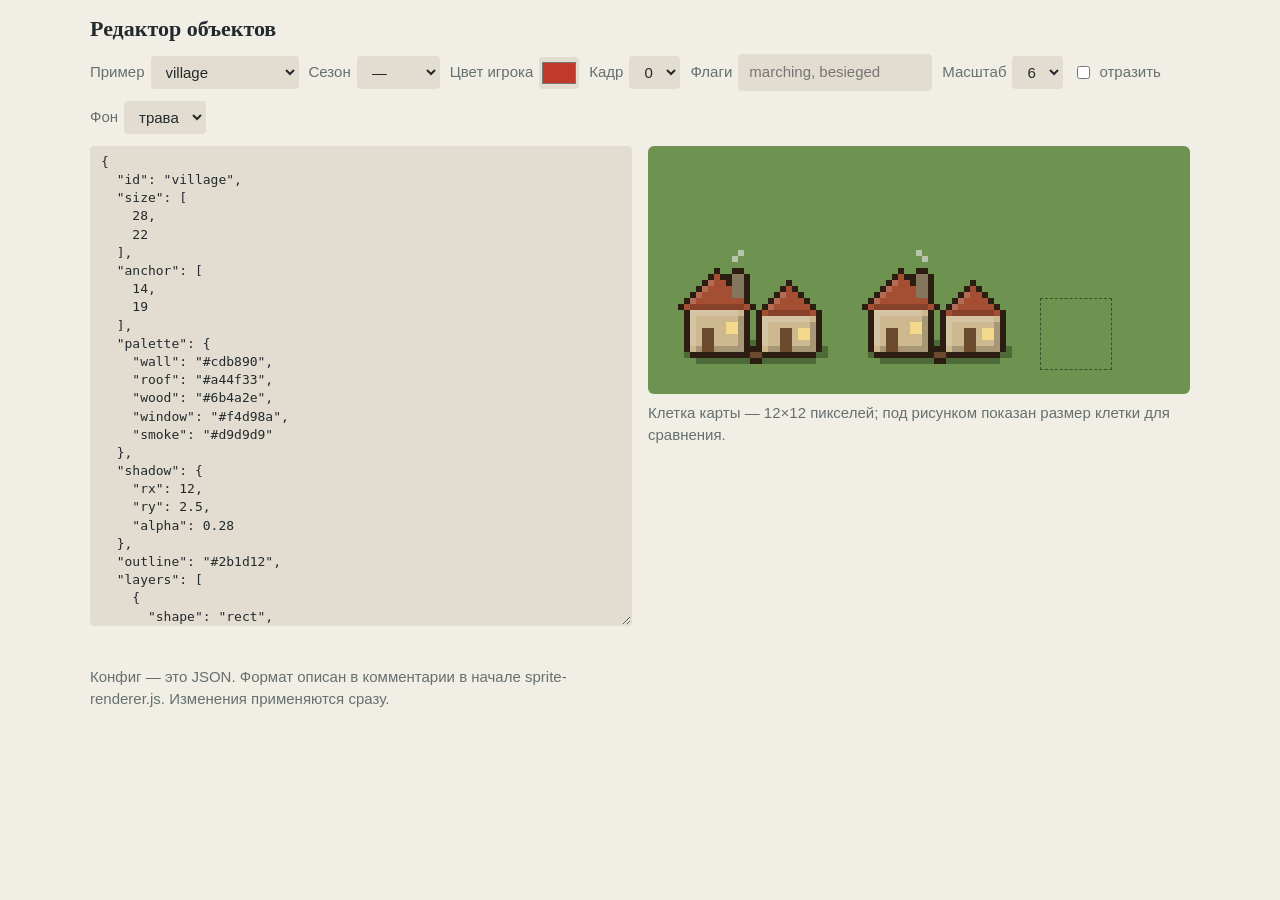
<file: tools/sprite-demo.html>
<!DOCTYPE html>
<html lang="ru">
<head>
<meta charset="utf-8">
<meta name="viewport" content="width=device-width, initial-scale=1">
<title>Редактор объектов</title>
<style>
    :root { --bg: #f1eee6; --fg: #232a2e; --muted: #66706f; --panel: #e2ddd0; --accent: #a8641c; --accent-fg: #fff; --err: #b3261e; }
    @media (prefers-color-scheme: dark) {
        :root { --bg: #141b21; --fg: #dde4dc; --muted: #8b9997; --panel: #202b33; --accent: #e0b354; --accent-fg: #1a1408; --err: #ff8a80; }
    }
    body { margin: 0; background: var(--bg); color: var(--fg); font: 15px/1.5 "Trebuchet MS", Verdana, sans-serif; }
    main { max-width: 1100px; margin: 0 auto; padding: 16px; }
    h1 { font: 700 22px/1.2 Georgia, "Times New Roman", serif; margin: 0 0 12px; }
    .controls { display: flex; flex-wrap: wrap; gap: 10px; align-items: center; margin-bottom: 12px; }
    select, input, textarea, button { font: inherit; color: var(--fg); background: var(--panel); border: 1px solid transparent; border-radius: 4px; padding: 6px 10px; }
    input[type=color] { padding: 0; width: 40px; height: 32px; }
    label { color: var(--muted); display: flex; gap: 6px; align-items: center; }
    :focus-visible { outline: 2px solid var(--accent); outline-offset: 2px; }
    .layout { display: grid; grid-template-columns: minmax(0, 1fr) minmax(0, 1fr); gap: 16px; }
    @media (max-width: 800px) { .layout { grid-template-columns: 1fr; } }
    textarea { width: 100%; height: 480px; box-sizing: border-box; font: 13px/1.4 Consolas, Menlo, monospace; resize: vertical; white-space: pre; }
    #stage { display: flex; flex-wrap: wrap; gap: 16px; align-items: flex-end; padding: 24px; border-radius: 6px; min-height: 200px; }
    #stage canvas { image-rendering: pixelated; }
    .ground-grass { background: #6e9350; }
    .ground-snow { background: #dfe8ec; }
    .ground-sand { background: #d0bb82; }
    .ground-water { background: #3f7896; }
    #error { color: var(--err); min-height: 1.5em; margin: 6px 0 0; font-family: Consolas, Menlo, monospace; font-size: 13px; white-space: pre-wrap; }
    .hint { color: var(--muted); margin: 8px 0 0; }
</style>
</head>
<body>
<main>
    <h1>Редактор объектов</h1>
    <div class="controls">
        <label>Пример <select id="example"></select></label>
        <label>Сезон
            <select id="season">
                <option value="">—</option>
                <option value="spring">весна</option>
                <option value="summer">лето</option>
                <option value="autumn">осень</option>
                <option value="winter">зима</option>
            </select>
        </label>
        <label>Цвет игрока <input type="color" id="team" value="#c0392b"></label>
        <label>Кадр <select id="frame"><option>0</option><option>1</option><option>2</option><option>3</option></select></label>
        <label>Флаги <input id="flags" placeholder="marching, besieged" size="18"></label>
        <label>Масштаб <select id="scale"><option>4</option><option selected>6</option><option>8</option></select></label>
        <label><input type="checkbox" id="flip">отразить</label>
        <label>Фон
            <select id="ground">
                <option value="grass">трава</option>
                <option value="snow">снег</option>
                <option value="sand">песок</option>
                <option value="water">вода</option>
            </select>
        </label>
    </div>
    <div class="layout">
        <div>
            <textarea id="json" spellcheck="false" aria-label="Конфиг объекта в формате JSON"></textarea>
            <div id="error" role="status"></div>
            <p class="hint">Конфиг — это JSON. Формат описан в комментарии в начале sprite-renderer.js. Изменения применяются сразу.</p>
        </div>
        <div>
            <div id="stage" class="ground-grass"></div>
            <p class="hint">Клетка карты — 12×12 пикселей; под рисунком показан размер клетки для сравнения.</p>
        </div>
    </div>
</main>

<script src="../map-painter.js"></script>
<script src="../sprite-renderer.js"></script>
<script src="../sprite-examples.js"></script>
<script src="../sprite-bitmaps.js"></script>
<script>
    const sprites = new SpriteRenderer();
    const $ = id => document.getElementById(id);
    const exampleSelect = $('example');

    const CATALOG = { ...SPRITE_EXAMPLES, ...SPRITE_BITMAPS };
    for (const name of Object.keys(CATALOG)) exampleSelect.add(new Option(name, name));

    function loadExample() {
        $('json').value = JSON.stringify(CATALOG[exampleSelect.value], null, 2);
        render();
    }

    function render() {
        const stage = $('stage');
        const error = $('error');
        stage.className = 'ground-' + $('ground').value;
        stage.replaceChildren();
        error.textContent = '';

        let config;
        try {
            config = JSON.parse($('json').value);
        } catch (e) {
            error.textContent = 'Ошибка JSON: ' + e.message;
            return;
        }

        const options = {
            season: $('season').value || undefined,
            colors: { team: $('team').value },
            frame: Number($('frame').value),
            flags: $('flags').value.split(',').map(f => f.trim()).filter(Boolean),
            scale: Number($('scale').value),
            flipX: $('flip').checked
        };

        try {
            const sprite = sprites.render(config, options);
            // Вся «сцена» — спрайт в разных кадрах, чтобы сразу видеть анимацию.
            const frames = [0, 1].map(frame => sprites.render(config, { ...options, frame }));
            for (const item of options.frame === 0 || options.frame === 1 ? frames : [sprite]) {
                stage.appendChild(item.canvas);
            }

            // Клетка 12×12 для сравнения масштаба.
            const tile = document.createElement('div');
            tile.style.cssText = `width:${12 * options.scale}px;height:${12 * options.scale}px;border:1px dashed rgba(0,0,0,.45);box-sizing:border-box`;
            stage.appendChild(tile);
        } catch (e) {
            error.textContent = e.message;
        }
    }

    exampleSelect.addEventListener('change', loadExample);
    for (const id of ['season', 'team', 'frame', 'flags', 'scale', 'flip', 'ground']) $(id).addEventListener('input', render);
    $('json').addEventListener('input', render);
    loadExample();
</script>
</body>
</html>
</file>
<file: style.css>
/* ============================================================
   ПЕРЕМЕННЫЕ И ОСНОВА
   ============================================================ */
   :root {
    --void: #07090c;
    --panel: #171c22;
    --panel-2: #1f262e;
    --panel-3: #262f38;
    --edge: #3b4753;
    --edge-dark: #0b0e12;
    --ink: #d8cfb8;
    --ink-dim: #8b8574;
    --gold: #d9a441;
    --gold-dim: #8a6a2c;
    --gold-glow: rgba(217, 164, 65, .35);
    --blood: #a3352a;
    --moss: #6f8a4a;
    --ether: #9b6dd6;
    --up: #7fc46a;
    --down: #e0604f;
    --font-pixel: 'philosopher', 'Courier New', monospace;
    --font-text: 'philosopher', 'Trebuchet MS', Verdana, sans-serif;
}
@font-face {
    font-family: 'philosopher';
    src: url('font/philosopher.regular.ttf') format('truetype');
    font-weight: normal;
    font-style: normal;
}

* { box-sizing: border-box; }
[hidden] { display: none !important; }

html, body { 
    height: 100%; 
    width: 100%;
    margin: 0;
    overflow: hidden;
    background: var(--void);
    color: var(--ink);
    font: 16px/1.5 var(--font-text);
    -webkit-font-smoothing: antialiased;
}

/* ============================================================
   РАМКИ И ПАНЕЛИ
   ============================================================ */
.frame {
    position: relative;
    z-index: 10;
    background: url("assets/noise-filter.svg"), linear-gradient(180deg, var(--panel-2), var(--panel));
    border: 2px solid var(--edge-dark);
    box-shadow:
        inset 0 0 0 2px #2b333c,
        inset 0 0 0 4px #141a20,
        inset 0 1px 0 0 #46535f,
        inset 0 -2px 0 0 #05070a,
        0 0 0 1px var(--edge-dark),
        0 6px 22px rgba(0, 0, 0, .6);
}
.frame::before, .frame::after {
    content: '';
    position: absolute;
    width: 9px; height: 9px;
    pointer-events: none;
    border: 2px solid var(--gold-dim);
    opacity: .8;
}
.frame::before { top: 3px; left: 3px; border-right: 0; border-bottom: 0; }
.frame::after { bottom: 3px; right: 3px; border-left: 0; border-top: 0; }

.panel-title {
    margin: 0 0 8px 0;
    font: 10px/1.4 var(--font-pixel);
    letter-spacing: .08em;
    text-transform: uppercase;
    color: var(--gold);
    text-shadow: 0 2px 0 #000;
}

/* ============================================================
   КНОПКИ И ЭЛЕМЕНТЫ ВВОДА
   ============================================================ */
button, input, select { font-family: var(--font-text); color: var(--ink); }

button {
    font-size: 14px;
    font-weight: 600;
    letter-spacing: .01em;
    background: linear-gradient(180deg, #2f3a45, #1c232b);
    border: 2px solid var(--edge-dark);
    box-shadow: inset 0 1px 0 0 #4b5866, inset 0 -2px 0 0 #0a0d11, 0 2px 0 #05070a;
    padding: 6px 12px;
    cursor: pointer;
    transition: background .12s, color .12s, transform .04s;
    text-shadow: 0 1px 0 #000;
}
button:hover { background: linear-gradient(180deg, #3a4653, #232c35); }
button:active { transform: translateY(1px); }
button[aria-pressed=true] {
    background: linear-gradient(180deg, var(--gold), var(--gold-dim));
    color: #1a1206;
    text-shadow: 0 1px 0 rgba(255, 255, 255, .35);
    box-shadow: inset 0 1px 0 0 #ffe6a8, inset 0 -2px 0 0 #5c4415, 0 0 14px var(--gold-glow);
}
button.primary {
    background: linear-gradient(180deg, #b8442f, var(--blood));
    color: #ffe9e2;
    border-color: #2a0b07;
    box-shadow: inset 0 1px 0 0 #e07a62, inset 0 -2px 0 0 #4d150e, 0 2px 0 #1a0604;
}
button.primary:hover { background: linear-gradient(180deg, #c9503a, #b03a2d); }

input[type=number] {
    width: 80px;
    font-size: 14px;
    background: #0c1014;
    border: 2px solid var(--edge-dark);
    padding: 4px 6px;
    color: var(--gold);
    font-weight: 600;
}
input#auto-interval { width: 50px; }

input[type=checkbox] {
    appearance: none;
    width: 16px; height: 16px;
    background: #0c1014;
    border: 2px solid var(--edge-dark);
    display: grid;
    place-content: center;
    cursor: pointer;
}
input[type=checkbox]::after {
    content: ''; width: 8px; height: 8px;
    background: var(--gold);
    transform: scale(0);
    transition: transform .1s;
}
input[type=checkbox]:checked::after { transform: scale(1); }

label {
    color: var(--ink-dim);
    display: inline-flex;
    gap: 6px;
    align-items: center;
    font-size: 13px;
    cursor: pointer;
    user-select: none;
}

.group { display: flex; flex-wrap: wrap; gap: 6px; }
.group .label {
    flex-basis: 100%;
    font: 8px/1.4 var(--font-pixel);
    color: var(--ink-dim);
    letter-spacing: .12em;
    text-transform: uppercase;
}
.group .grow { flex: 1; }
.row { display: flex; gap: 8px; align-items: center; }
.hr { height: 2px; margin: 8px 0; background: linear-gradient(90deg, transparent, #3a4550 20%, #3a4550 80%, transparent); }

/* Скроллбар */
.scroll { scrollbar-width: thin; scrollbar-color: var(--gold-dim) transparent; }
.scroll::-webkit-scrollbar { width: 6px; }
.scroll::-webkit-scrollbar-track { background: #0b0e12; }
.scroll::-webkit-scrollbar-thumb { background: #3a4550; }

/* ============================================================
   ПОЛНОЭКРАННАЯ КАРТА
   ============================================================ */
.board {
    position: absolute;
    top: 0; left: 0; right: 0; bottom: 0;
    z-index: 1;
}
.viewport { width: 100%; height: 100%; }
#map {
    display: block;
    width: 100%; height: 100%;
    cursor: grab;
    touch-action: none;
    background: #0a0d11;
    image-rendering: pixelated;
}
#map.dragging { cursor: grabbing; }

.legend {
    position: absolute;
    bottom: 12px; left: 50%;
    transform: translateX(-50%);
    display: flex; gap: 14px;
    padding: 4px 12px;
    font-size: 12px;
    color: var(--ink-dim);
    background: rgba(9, 12, 16, .85);
    border: 1px solid #2b333c;
    pointer-events: none;
    z-index: 5;
}
.legend b { color: var(--gold); }

/* ============================================================
   ШАПКА (ВЕРХНЯЯ ПАНЕЛЬ ПО ЦЕНТРУ)
   ============================================================ */
.topbar {
    position: absolute;
    top: 10px; left: 50%;
    transform: translateX(-50%);
    display: flex;
    align-items: center;
    gap: 16px;
    padding: 6px 16px;
    z-index: 10;
}
.brand h1 {
    margin: 0;
    font: 11px/1 var(--font-pixel);
    color: var(--gold);
    text-transform: uppercase;
    white-space: nowrap;
}

/* Ресурсы */
.resources-bar {
    display: flex;
    gap: 12px;
    padding: 4px 10px;
    background: #0c1014;
    border: 1px solid var(--edge-dark);
}
.res-item {
    display: flex;
    align-items: center;
    gap: 5px;
    font-size: 13px;
    font-weight: bold;
}
.res-item .val { color: var(--gold); }

.res-item { white-space: nowrap; }
.res-item .delta { font-size: 11px; font-weight: 600; }
.pos { color: var(--up); }
.neg { color: var(--down); }
.zero { color: var(--ink-dim); }

#btn-my-faction { display: inline-flex; align-items: center; gap: 6px; white-space: nowrap; }

.nav-buttons { display: flex; gap: 4px; }
.nav-buttons button { font-size: 12px; padding: 4px 8px; }

/* ============================================================
   ПРАВЫЙ НИЖНИЙ УГОЛ: УПРАВЛЕНИЕ ВРЕМЕНЕМ И ХОДАМИ
   ============================================================ */
.bottom-right-hud {
    position: absolute;
    right: 14px; bottom: 14px;
    width: 280px;
    padding: 12px;
    z-index: 10;
}
.clock-display {
    display: flex;
    gap: 6px;
    margin-bottom: 10px;
}
.clock-display .chip {
    flex: 1;
    display: flex;
    flex-direction: column;
    align-items: center;
    padding: 4px;
    background: #0c1014;
    border: 1px solid var(--edge-dark);
}
.clock-display .chip .k { font: 8px/1 var(--font-pixel); color: var(--ink-dim); margin-bottom: 4px; }
.clock-display .chip .v { font-size: 15px; font-weight: bold; color: var(--gold); }

#turn-status {
    position: absolute;
    top: -30px; right: 0;
    font-size: 12px;
    color: #ffb4a6;
    background: rgba(60, 14, 10, .95);
    padding: 2px 8px;
    border: 1px solid #5c1a12;
}

/* ============================================================
   ЛЕВЫЙ НИЖНИЙ УГОЛ: ДИНАМИЧЕСКИЕ ОКНА И ДЕТАЛИ РЕГИОНА
   ============================================================ */
.bottom-left-hud {
    position: absolute;
    left: 14px; bottom: 14px;
    width: 340px;
    z-index: 10;
}
.window-content {
    max-height: 65vh;
    overflow-y: auto;
    padding: 12px;
}

/* ============================================================
   СТИЛИ ДЛЯ КАРТОЧЕК ВЫБРАННОГО РЕГИОНА И КЛЕТКИ
   ============================================================ */

/* Контейнер выделения */
.selection {
    padding: 0 !important;
    background: transparent !important;
    border: none !important;
    box-shadow: none !important;
}
.selection::before {
    display: none !important; /* Убираем стандартную надпись "ВЫБРАННЫЙ РЕГИОН" */
}

/* Карточка отдельной клетки */
.tile-card {
    background: #12161b;
    border: 1px solid var(--edge-dark);
    padding: 8px 10px;
    margin-bottom: 8px;
    box-shadow: inset 0 1px 0 rgba(255,255,255,0.05);
}
.tile-card-header {
    display: flex;
    justify-content: space-between;
    align-items: center;
    margin-bottom: 6px;
    font-size: 12px;
}
.tile-coords {
    font-weight: bold;
    color: var(--gold);
    text-transform: capitalize;
}
.tile-kind {
    color: var(--ink-dim);
    font-size: 11px;
}
.tile-stats-grid {
    display: flex;
    flex-wrap: wrap;
    gap: 6px 12px;
    font-size: 12px;
}
.stat-item .stat-label {
    color: var(--ink-dim);
    margin-right: 4px;
}
.stat-item .stat-val {
    color: var(--ink);
}
.stat-item .stat-val.highlight {
    color: var(--gold);
    font-weight: 600;
}

.region-card {
    margin-bottom: 8px;
    padding-top: 160px;
}

.region-card-header {
    display: flex;
    flex-direction: column;
    gap: 6px;
    margin-top: 8px;
    padding-bottom: 6px;
    border-bottom: 1px solid #2d3742;
}

.region-title-row {
    display: flex;
    justify-content: space-between;
    align-items: center;
}

.region-id {
    background: var(--panel);
    font-size: 11px;
    padding: 2px 6px;
    border-radius: 2px;
    border: 1px solid var(--edge);
    box-shadow: 0 2px 4px rgba(0,0,0,0.8);
}
/* Баннер региона с динамической картинкой */
.region-banner {
    position: absolute;
    height: 172px;
    background-size: cover;
    background-position: center;
    display: flex;
    align-items: flex-end;
    justify-content: space-between;
    padding: 8px;
    top: 0;
    left: 0;
    width: 100%;
    z-index: -1;
    box-shadow: inset 0px 0px 0px 2px #2b333c;
}

.region-banner-overlay {
    position: absolute;
    top: 0; left: 0; right: 0; bottom: 0;
    /*background: linear-gradient(180deg, rgba(7,9,12,0.2) 0%, rgba(7,9,12,0.85) 100%);*/
    pointer-events: none;
}

.region-banner .biome-badge {
    position: relative;
    z-index: 2;
    box-shadow: 0 2px 4px rgba(0,0,0,0.8);
}
/* Бейджи биомов для шапки */
.biome-badge {
    font-size: 11px;
    padding: 2px 6px;
    border-radius: 2px;
    background: #28323c;
    color: var(--ink);
    border: 1px solid var(--edge);
}
.biome-tundra { background: #3b5066; color: #d0e4f7; }
.biome-taiga { background: #1c3b2b; color: #a3e0be; }
.biome-plains { background: #334d28; color: #c4f0b2; }
.biome-steppe { background: #5c522e; color: #f2e29d; }
.biome-desert { background: #614322; color: #f5cf95; }
.biome-savanna { background: #524727; color: #e6d396; }

/* Принадлежность фракции */
.owner-badge {
    display: inline-block;
    padding: 2px 8px;
    font-size: 12px;
    font-weight: bold;
    background: rgba(0,0,0,0.4);
    border: 1px solid;
}
.owner-neutral {
    font-size: 12px;
    color: var(--ink-dim);
    font-style: italic;
}
.owner-partial {
    font-size: 11px;
    color: #e0a353;
}

/* Секции внутри карточки */
.region-resources-section, .region-details-section {
    margin-top: 8px;
    padding-top: 6px;
    border-top: 1px dashed #2d3742;
}

.section-subtitle {
    font: 8px/1 var(--font-pixel);
    color: var(--ink-dim);
    letter-spacing: .08em;
    text-transform: uppercase;
    margin-bottom: 6px;
}

/* Сетка фиксированных ресурсов наверх */
.region-stats-grid {
    display: grid;
    grid-template-columns: repeat(4, 1fr);
    gap: 4px;
}

.stat-box {
    background: #12161b;
    border: 1px solid var(--edge-dark);
    box-shadow: inset 0 1px 0 rgba(255,255,255,0.05);
    padding: 5px 2px;
    text-align: center;
}

.stat-box .stat-num {
    display: block;
    font-size: 13px;
    font-weight: bold;
    color: var(--gold);
}
.stat-box .stat-num span {
    font-size: 15px;
    vertical-align: central;
}

.stat-box .stat-sub {
    display: block;
    font-size: 10px;
    color: var(--ink-dim);
    margin-top: 2px;
}

/* Детали территории внизу */
.region-meta-info {
    display: flex;
    flex-wrap: wrap;
    gap: 6px 12px;
    font-size: 12px;
    color: var(--ink-dim);
}

.region-meta-info span {
    color: var(--ink);
}

.feature-tag {
    font-size: 11px;
    background: #122438;
    color: #82b3e8;
    border: 1px solid #23456b;
    padding: 2px 6px;
}

/* ФРАКЦИИ И ДИПЛОМАТИЯ */
#factions { display: flex; flex-direction: column; gap: 8px; }
.faction {
    padding: 8px;
    background: linear-gradient(180deg, #1b2229, #141a20);
    border: 1px solid var(--edge-dark);
}
.faction h2 { margin: 0 0 4px; font: 10px/1 var(--font-pixel); }
.faction p { margin: 2px 0; font-size: 12px; }
.swatch { width: 12px; height: 12px; display: inline-block; vertical-align: middle; margin-right: 4px; }

/* ФЛАГ ФРАКЦИИ */
.flag { display: inline-flex; vertical-align: middle; line-height: 0; margin-right: 4px; flex: none; }
.flag svg { display: block; }
.faction h2 { display: flex; align-items: center; gap: 4px; }
.faction h2 .flag { margin-right: 0; }

/* ОКНО «МОЯ ФРАКЦИЯ» */
.my-faction-head { display: flex; align-items: center; gap: 12px; margin-bottom: 8px; }
.my-faction-head .flag { margin: 0; }
.my-faction-name { font-size: 18px; font-weight: 700; color: var(--gold); text-shadow: 0 2px 0 #000; }
.my-faction-colors { display: flex; gap: 10px; margin-top: 4px; font-size: 12px; color: var(--ink-dim); }
.color-chip { display: inline-flex; align-items: center; gap: 4px; }
.color-chip .swatch { margin: 0; border: 1px solid var(--edge-dark); }
.kv-list { display: grid; grid-template-columns: 1fr 1fr; gap: 2px 14px; margin-bottom: 8px; font-size: 13px; }
.kv-row { display: flex; justify-content: space-between; gap: 6px; border-bottom: 1px dashed #2d3742; color: var(--ink-dim); }
.kv-row b { color: var(--ink); }
.my-faction .region-stats-grid { grid-template-columns: repeat(5, 1fr); }
.my-faction .group { margin-top: 8px; }

/* ОКНО «ЭКОНОМИКА» */
.eco-season { margin-bottom: 8px; font-size: 12px; color: var(--ink-dim); }
.eco-box { margin-bottom: 8px; padding: 6px 8px; background: #12161b; border: 1px solid var(--edge-dark); border-left: 4px solid var(--edge); box-shadow: inset 0 1px 0 rgba(255, 255, 255, .05); }
.eco-food .eco-title { flex-wrap: wrap; }
.eco-food .eco-value { flex-basis: 100%; flex-wrap: wrap; white-space: normal; margin-top: 2px; }
.eco-gold { border-left-color: var(--gold); }
.eco-food { border-left-color: var(--moss); }
.eco-production { border-left-color: var(--blood); }
.eco-population { border-left-color: #4aa8b0; }
.eco-title { display: flex; justify-content: space-between; align-items: baseline; gap: 8px; font-size: 13px; font-weight: 700; }
.eco-value { display: inline-flex; gap: 5px; align-items: baseline; color: var(--gold); white-space: nowrap; }
.eco-value .delta { font-size: 12px; }
.eco-details { margin-top: 4px; font-size: 12px; color: var(--ink-dim); }
.eco-details summary { cursor: pointer; color: #74a9d8; outline: none; }
.eco-row { display: flex; justify-content: space-between; gap: 8px; margin-top: 3px; border-bottom: 1px dashed #2d3742; padding-bottom: 2px; }
.eco-row b { white-space: nowrap; }
.eco-note { margin-top: 6px; font-size: 12px; color: var(--ink-dim); }

/* ВСПЛЫВАЮЩЕЕ СООБЩЕНИЕ (отказ приказа, итог предложения) */
#toast { position: fixed; left: 50%; bottom: 56px; transform: translateX(-50%); z-index: 40; max-width: 520px; padding: 6px 14px; font-size: 13px; color: #ffb4a6; background: rgba(60, 14, 10, .95); border: 1px solid #5c1a12; box-shadow: 0 6px 22px rgba(0, 0, 0, .6); pointer-events: none; }

/* ДИПЛОМАТИЯ: ОТНОШЕНИЯ И ДЕЙСТВИЯ */
.opinion { margin: 4px 0 6px; }
.opinion-head { display: flex; justify-content: space-between; gap: 8px; font-size: 12px; font-weight: 700; }
.opinion-state { font-weight: 400; color: var(--ink-dim); }
.opinion-bar { position: relative; height: 8px; margin-top: 3px; background: #0c1014; border: 1px solid var(--edge-dark); }
.opinion-fill { position: absolute; top: 0; bottom: 0; background: currentColor; }
.opinion-zero { position: absolute; left: 50%; top: -2px; bottom: -2px; width: 1px; background: var(--ink-dim); }
.tier-friendship { color: #8be07a; } .tier-sympathy { color: var(--up); } .tier-neutral { color: var(--ink-dim); } .tier-antipathy { color: #e08a4f; } .tier-enmity { color: var(--down); }
.diplomacy-actions { display: flex; flex-wrap: wrap; gap: 4px; margin-bottom: 6px; }
.diplomacy-log { margin-top: 8px; padding-top: 6px; border-top: 1px dashed #2d3742; font-size: 12px; }
.log-row { margin-top: 2px; color: var(--ink-dim); }
.log-war, .log-break { color: var(--down); } .log-peace, .log-alliance, .log-gift { color: var(--up); } .log-refused { color: #e0a353; }

/* ЯРУСЫ ПРОДОВОЛЬСТВИЯ (уровень еды) */
.tier-abundance { color: #8be07a; }
.tier-surplus { color: var(--up); }
.tier-balance { color: var(--ink-dim); }
.tier-hunger { color: #e08a4f; }
.tier-famine { color: var(--down); }
.res-item.tier-abundance .val, .res-item.tier-surplus .val, .res-item.tier-hunger .val, .res-item.tier-famine .val { color: inherit; }
.res-item.tier-balance .val { color: var(--gold); }
.res-item[class*="tier-"] .delta { color: var(--ink-dim); }

/* СТРОИТЕЛЬСТВО И ЭДИКТЫ (окно региона) */
.build-controls, .edict-controls, .army-controls { margin-top: 8px; padding-top: 6px; border-top: 1px dashed #2d3742; }
.build-controls .label, .edict-controls .label, .army-controls .label { display: block; flex-basis: 100%; font: 8px/1.4 var(--font-pixel); color: var(--ink-dim); letter-spacing: .12em; text-transform: uppercase; }
.army-card { flex-basis: 100%; padding: 4px 8px; background: #12161b; border: 1px solid var(--edge-dark); border-left: 4px solid #4aa8ff; }
.army-card.foreign { border-left-color: var(--blood); }
.army-title { font-size: 13px; font-weight: 700; color: var(--gold); }
.army-stats { font-size: 12px; color: var(--ink-dim); }
.build-btn { display: flex; flex-direction: column; align-items: flex-start; gap: 1px; padding: 4px 8px; font-size: 12px; text-align: left; }
.build-btn .build-cost { font-size: 10px; font-weight: 400; color: var(--ink-dim); }
.build-btn:disabled { opacity: .45; cursor: not-allowed; }
.build-btn.demolish { background: linear-gradient(180deg, #4a2a26, #2c1614); }
.edict-select { width: 100%; margin-top: 4px; background: #0c1014; border: 2px solid var(--edge-dark); padding: 4px 6px; font-size: 13px; }
.edict-desc { margin-top: 4px; font-size: 12px; color: var(--ink-dim); }
.edict-list .kv-row b { text-align: right; }

/* ЗАГЛУШКИ ДЛЯ ОКОН */
.placeholder-box {
    padding: 12px;
    background: #0c1014;
    border: 1px dashed var(--edge);
    text-align: center;
    color: var(--ink-dim);
    font-size: 13px;
}
</file>
